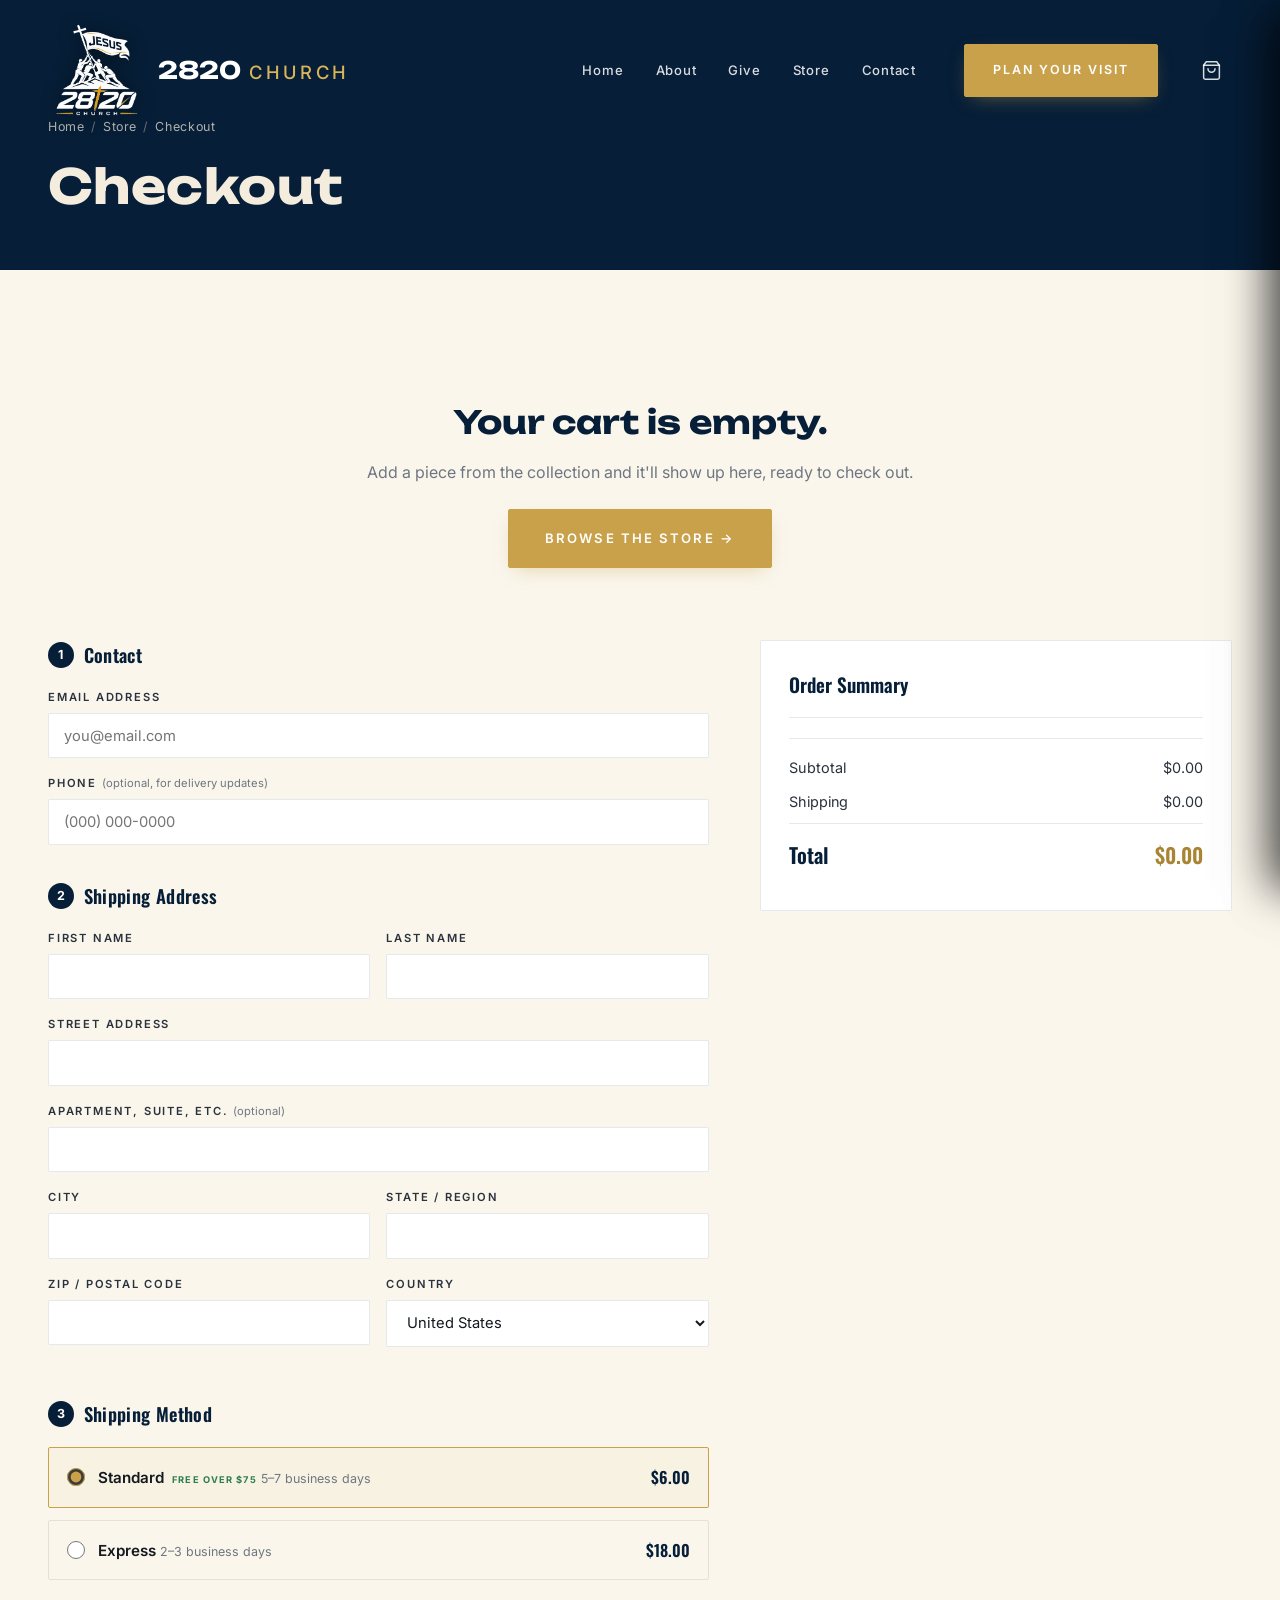
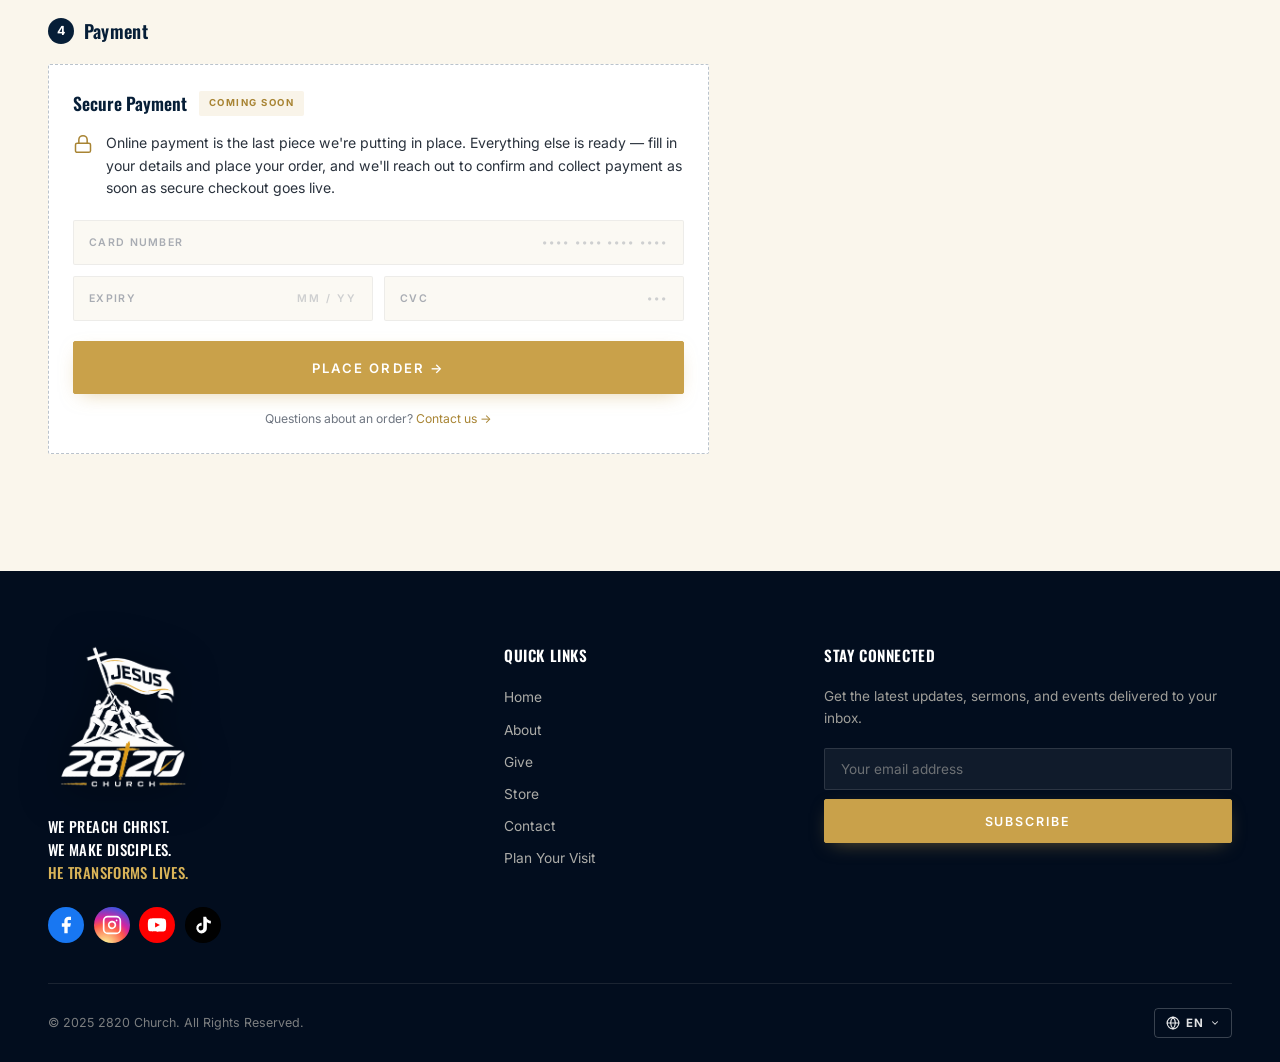
<file: checkout.html>
<!DOCTYPE html>
<html lang="en">
<head>
  <meta charset="UTF-8" />
  <meta name="viewport" content="width=device-width, initial-scale=1.0" />
  <title>Checkout — 2820 Church</title>
  <meta name="description" content="Review your order and check out — 2820 Church store." />
  <meta name="robots" content="noindex" />
  <link rel="icon" href="favicon.ico" sizes="any" />
  <link rel="icon" type="image/png" sizes="96x96" href="assets/favicon-96.png" />
  <link rel="icon" type="image/png" sizes="32x32" href="assets/favicon-32.png" />
  <link rel="icon" type="image/png" sizes="16x16" href="assets/favicon-16.png" />
  <link rel="apple-touch-icon" href="assets/apple-touch-icon.png" />
  <link rel="preconnect" href="https://fonts.googleapis.com" />
  <link rel="preconnect" href="https://fonts.gstatic.com" crossorigin />
  <link href="https://fonts.googleapis.com/css2?family=Oswald:wght@400;500;600;700&family=Inter:wght@300;400;500;600;700&family=Cormorant+Garamond:ital,wght@1,500&family=Unbounded:wght@500;600;700;800&display=swap" rel="stylesheet" />
  <link rel="stylesheet" href="css/styles.css" />
</head>
<body>

  <header class="site-header" id="site-header">
    <div class="site-header__inner">
      <div class="site-header__brand">
        <a href="index.html" class="site-header__home-link" aria-label="2820 Church — Home">
          <img src="assets/2820-logo.png" alt="" class="site-header__logo" onerror="this.style.display='none'" />
        </a>
        <span class="site-header__wordmark" aria-hidden="true">
          <span class="site-header__wordmark-num">2820</span>
          <span class="site-header__wordmark-sub">Church</span>
        </span>
      </div>

      <nav class="site-header__nav" aria-label="Main navigation">
        <a href="index.html" class="nav-link">Home</a>
        <a href="about.html" class="nav-link">About</a>
        <a href="give.html" class="nav-link">Give</a>
        <a href="store.html" class="nav-link is-active">Store</a>
        <a href="contact.html" class="nav-link">Contact</a>
      </nav>

      <a href="contact.html" class="btn btn--primary site-header__cta">Plan Your Visit</a>

      <button class="site-header__burger" id="burger" aria-label="Toggle menu" aria-expanded="false">
        <span></span><span></span><span></span>
      </button>
    </div>

    <div class="site-mobile-nav" id="mobile-nav" aria-hidden="true">
      <a href="index.html" class="m-link">Home</a>
      <a href="about.html" class="m-link">About</a>
      <a href="give.html" class="m-link">Give</a>
      <a href="store.html" class="m-link">Store</a>
      <a href="contact.html" class="m-link">Contact</a>
      <a href="contact.html" class="btn btn--primary m-cta">Plan Your Visit</a>
      <!-- Language Selection -->
      <div class="m-lang-row">
        <span class="m-lang-label">Language</span>
        <div class="m-lang-btns">
          <button class="m-lang-btn" data-lang="en">🇺🇸 EN</button>
          <button class="m-lang-btn" data-lang="es">🇪🇸 ES</button>
          <button class="m-lang-btn" data-lang="fr">🇫🇷 FR</button>
          <button class="m-lang-btn" data-lang="ht">🇭🇹 HT</button>
        </div>
      </div>
    </div>
  </header>

  <main id="top">

    <section class="checkout-top">
      <div class="checkout-top__inner">
        <p class="checkout-top__crumb">
          <a href="index.html">Home</a><span>/</span><a href="store.html">Store</a><span>/</span>Checkout
        </p>
        <h1 class="checkout-top__title">Checkout</h1>
      </div>
    </section>

    <section class="checkout" data-checkout>
      <div class="checkout__inner">

        <!-- EMPTY STATE -->
        <div class="checkout__empty" data-checkout-empty hidden>
          <p class="checkout__empty-title">Your cart is empty.</p>
          <p class="checkout__empty-sub">Add a piece from the collection and it'll show up here, ready to check out.</p>
          <a href="store.html" class="btn btn--primary btn--lg">Browse the Store →</a>
        </div>

        <!-- CHECKOUT GRID -->
        <div class="checkout__grid">

          <!-- LEFT: details -->
          <div class="checkout__main">
            <form data-checkout-form>

              <!-- Contact -->
              <div class="checkout__block">
                <h2 class="checkout__block-title"><span class="checkout__step">1</span> Contact</h2>
                <div class="field field--full">
                  <label for="co-email">Email address</label>
                  <input id="co-email" name="email" type="email" autocomplete="email" placeholder="you@email.com" required />
                </div>
                <div class="field field--full">
                  <label for="co-phone">Phone <span style="text-transform:none;letter-spacing:0;font-weight:400;color:var(--muted);">(optional, for delivery updates)</span></label>
                  <input id="co-phone" name="phone" type="tel" autocomplete="tel" placeholder="(000) 000-0000" />
                </div>
              </div>

              <!-- Shipping -->
              <div class="checkout__block">
                <h2 class="checkout__block-title"><span class="checkout__step">2</span> Shipping Address</h2>
                <div class="field-row">
                  <div class="field">
                    <label for="co-first">First name</label>
                    <input id="co-first" name="firstName" type="text" autocomplete="given-name" required />
                  </div>
                  <div class="field">
                    <label for="co-last">Last name</label>
                    <input id="co-last" name="lastName" type="text" autocomplete="family-name" required />
                  </div>
                </div>
                <div class="field field--full">
                  <label for="co-addr">Street address</label>
                  <input id="co-addr" name="address" type="text" autocomplete="address-line1" required />
                </div>
                <div class="field field--full">
                  <label for="co-addr2">Apartment, suite, etc. <span style="text-transform:none;letter-spacing:0;font-weight:400;color:var(--muted);">(optional)</span></label>
                  <input id="co-addr2" name="address2" type="text" autocomplete="address-line2" />
                </div>
                <div class="field-row">
                  <div class="field">
                    <label for="co-city">City</label>
                    <input id="co-city" name="city" type="text" autocomplete="address-level2" required />
                  </div>
                  <div class="field">
                    <label for="co-state">State / Region</label>
                    <input id="co-state" name="state" type="text" autocomplete="address-level1" required />
                  </div>
                </div>
                <div class="field-row">
                  <div class="field">
                    <label for="co-zip">ZIP / Postal code</label>
                    <input id="co-zip" name="zip" type="text" autocomplete="postal-code" required />
                  </div>
                  <div class="field">
                    <label for="co-country">Country</label>
                    <select id="co-country" name="country" autocomplete="country-name">
                      <option value="United States" selected>United States</option>
                      <option value="Canada">Canada</option>
                      <option value="United Kingdom">United Kingdom</option>
                      <option value="Other">Other</option>
                    </select>
                  </div>
                </div>
              </div>

              <!-- Shipping method -->
              <div class="checkout__block">
                <h2 class="checkout__block-title"><span class="checkout__step">3</span> Shipping Method</h2>
                <label class="ship-opt">
                  <input type="radio" name="ship-method" value="standard" checked />
                  <span class="ship-opt__main">
                    <span class="ship-opt__name">Standard<span class="ship-free-tag" data-free-ship-tag hidden>Free over $75</span></span>
                    <span class="ship-opt__desc">5–7 business days</span>
                  </span>
                  <span class="ship-opt__price">$6.00</span>
                </label>
                <label class="ship-opt">
                  <input type="radio" name="ship-method" value="express" />
                  <span class="ship-opt__main">
                    <span class="ship-opt__name">Express</span>
                    <span class="ship-opt__desc">2–3 business days</span>
                  </span>
                  <span class="ship-opt__price">$18.00</span>
                </label>
              </div>

              <!-- Payment -->
              <div class="checkout__block">
                <h2 class="checkout__block-title"><span class="checkout__step">4</span> Payment</h2>
                <div class="checkout__pay">
                  <div class="checkout__pay-head">
                    <h3>Secure Payment</h3>
                    <span class="pay-soon">Coming Soon</span>
                  </div>
                  <div class="checkout__pay-body">
                    <svg viewBox="0 0 24 24" width="20" height="20" fill="none" stroke="currentColor" stroke-width="1.8" stroke-linecap="round" stroke-linejoin="round"><rect x="3" y="11" width="18" height="11" rx="2"/><path d="M7 11V7a5 5 0 0 1 10 0v4"/></svg>
                    <p>Online payment is the last piece we're putting in place. Everything else is ready — fill in your details and place your order, and we'll reach out to confirm and collect payment as soon as secure checkout goes live.</p>
                  </div>
                  <div class="checkout__pay-fields" aria-hidden="true">
                    <div class="pay-fauxinput">Card number<span>•••• •••• •••• ••••</span></div>
                    <div class="pay-fauxrow">
                      <div class="pay-fauxinput">Expiry<span>MM / YY</span></div>
                      <div class="pay-fauxinput">CVC<span>•••</span></div>
                    </div>
                  </div>
                  <button type="submit" class="btn btn--primary btn--lg checkout__place">Place Order →</button>
                  <div class="pay-msg" data-pay-msg hidden>
                    <strong>Thanks — your details look good.</strong> Secure card payment isn't live just yet, so this order isn't final.
                    We've noted what you'd like, and the fastest way to lock it in is to email
                    <a href="mailto:info@2820church.org">info@2820church.org</a> or
                    <a href="contact.html">get on the notify list</a> — we'll confirm availability and complete your order the moment checkout opens.
                  </div>
                  <p class="pay-fineprint">Questions about an order? <a href="contact.html">Contact us →</a></p>
                </div>
              </div>

            </form>
          </div>

          <!-- RIGHT: order summary -->
          <aside class="checkout__summary" aria-label="Order summary">
            <h2 class="checkout__summary-title">Order Summary</h2>
            <div data-checkout-lines></div>
            <div class="checkout__totals">
              <div class="summary-line"><span>Subtotal</span><span data-checkout-subtotal>$0.00</span></div>
              <div class="summary-line"><span>Shipping</span><span data-checkout-shipping>$0.00</span></div>
              <div class="summary-line summary-line--total"><span>Total</span><span data-checkout-total>$0.00</span></div>
            </div>
          </aside>

        </div>
      </div>
    </section>

  </main>

  <footer class="site-footer" aria-label="Site footer">
    <div class="site-footer__main">
      <div class="site-footer__brand reveal">
        <div class="site-footer__brand-row">
          <a href="index.html" class="site-footer__home-link" aria-label="2820 Church — Home">
            <img src="assets/2820-logo.png" alt="2820 Church" class="site-footer__logo" onerror="this.style.display='none'" />
          </a>
        </div>
        <p class="site-footer__tagline">
          We preach Christ.<br>
          We make disciples.<br>
          <span class="site-footer__tagline-accent">He transforms lives.</span>
        </p>
        <div class="site-footer__social" aria-label="Social media">
          <a href="https://www.facebook.com/2820church" target="_blank" rel="noopener noreferrer" aria-label="Facebook"><svg width="14" height="14" viewBox="0 0 24 24" fill="currentColor"><path d="M18 2h-3a5 5 0 0 0-5 5v3H7v4h3v8h4v-8h3l1-4h-4V7a1 1 0 0 1 1-1h3z"/></svg></a>
          <a href="https://www.instagram.com/2820church" target="_blank" rel="noopener noreferrer" aria-label="Instagram"><svg width="14" height="14" viewBox="0 0 24 24" fill="none" stroke="currentColor" stroke-width="2" stroke-linecap="round" stroke-linejoin="round"><rect x="2" y="2" width="20" height="20" rx="5"/><path d="M16 11.37A4 4 0 1 1 12.63 8 4 4 0 0 1 16 11.37z"/><line x1="17.5" y1="6.5" x2="17.51" y2="6.5"/></svg></a>
          <a href="https://www.youtube.com/@2820Church" target="_blank" rel="noopener noreferrer" aria-label="YouTube"><svg width="14" height="14" viewBox="0 0 24 24" fill="currentColor"><path d="M22.54 6.42a2.78 2.78 0 0 0-1.95-1.96C18.88 4 12 4 12 4s-6.88 0-8.59.46a2.78 2.78 0 0 0-1.95 1.96A29 29 0 0 0 1 12a29 29 0 0 0 .46 5.58A2.78 2.78 0 0 0 3.41 19.6C5.12 20 12 20 12 20s6.88 0 8.59-.46a2.78 2.78 0 0 0 1.95-1.95A29 29 0 0 0 23 12a29 29 0 0 0-.46-5.58zM9.75 15.02V8.98L15.5 12l-5.75 3.02z"/></svg></a>
          <a href="https://www.tiktok.com/@2820church" target="_blank" rel="noopener noreferrer" aria-label="TikTok"><svg width="14" height="14" viewBox="0 0 24 24" fill="currentColor"><path d="M19.59 6.69a4.83 4.83 0 0 1-3.77-4.25V2h-3.45v13.67a2.89 2.89 0 0 1-5.2 1.74 2.89 2.89 0 0 1 2.31-4.64 2.93 2.93 0 0 1 .88.13V9.4a6.84 6.84 0 0 0-1-.05A6.33 6.33 0 0 0 5.8 20.1a6.34 6.34 0 0 0 10.86-4.43V8.65a8.16 8.16 0 0 0 4.77 1.52v-3.4a4.85 4.85 0 0 1-1.84-.08z"/></svg></a>
        </div>
      </div>

      <div class="site-footer__col reveal reveal--d1">
        <p class="site-footer__col-title">Quick Links</p>
        <ul>
          <li><a href="index.html">Home</a></li>
          <li><a href="about.html">About</a></li>
          <li><a href="give.html">Give</a></li>
          <li><a href="store.html">Store</a></li>
          <li><a href="contact.html">Contact</a></li>
          <li><a href="contact.html">Plan Your Visit</a></li>
        </ul>
      </div>

      <div class="site-footer__col site-footer__newsletter reveal reveal--d3">
        <p class="site-footer__col-title">Stay Connected</p>
        <p class="site-footer__newsletter-body">
          Get the latest updates, sermons, and events delivered to your inbox.
        </p>
        <form class="site-footer__form" name="newsletter" method="POST" data-netlify="true" netlify-honeypot="bot-field">
          <input type="hidden" name="form-name" value="newsletter" />
          <p hidden aria-hidden="true" style="display:none;"><label>Leave empty: <input name="bot-field" tabindex="-1" autocomplete="off" /></label></p>
          <label for="footer-email" class="visually-hidden">Email address</label>
          <input id="footer-email" name="email" type="email" required placeholder="Your email address" />
          <button type="submit" class="btn btn--primary">Subscribe</button>
          <p class="subscribed" style="display:none; margin-top:0.75rem; color: var(--soft-gold); font-size:0.8rem;">Thanks — you're subscribed.</p>
        </form>
      </div>
    </div>

    <div class="site-footer__bottom">
      <p>© 2025 2820 Church. All Rights Reserved.</p>
      <!-- Language Picker (Footer) -->
      <div class="lang-picker lang-picker--footer">
        <button class="lang-picker__btn" aria-label="Select language" aria-expanded="false">
          <svg viewBox="0 0 24 24" width="14" height="14" fill="none" stroke="currentColor" stroke-width="2" stroke-linecap="round" stroke-linejoin="round" aria-hidden="true"><circle cx="12" cy="12" r="10"/><line x1="2" y1="12" x2="22" y2="12"/><path d="M12 2a15.3 15.3 0 0 1 4 10 15.3 15.3 0 0 1-4 10 15.3 15.3 0 0 1-4-10 15.3 15.3 0 0 1 4-10z"/></svg>
          <span class="lang-picker__current">EN</span>
          <svg class="lang-picker__chevron" viewBox="0 0 24 24" width="10" height="10" fill="none" stroke="currentColor" stroke-width="2.5" stroke-linecap="round" stroke-linejoin="round" aria-hidden="true"><polyline points="6 9 12 15 18 9"/></svg>
        </button>
        <ul class="lang-picker__menu" role="listbox" aria-label="Select language">
          <li><button data-lang="en" role="option">🇺🇸 English</button></li>
          <li><button data-lang="es" role="option">🇪🇸 Español</button></li>
          <li><button data-lang="fr" role="option">🇫🇷 Français</button></li>
          <li><button data-lang="ht" role="option">🇭🇹 Kreyòl Ayisyen</button></li>
        </ul>
      </div>
    </div>
  </footer>

  <!-- Google Translate (hidden element) -->
  <div id="google_translate_element" style="display:none" aria-hidden="true"></div>
  <script src="js/translate.js"></script>
  <script src="https://translate.google.com/translate_a/element.js?cb=googleTranslateElementInit" async></script>
  <script src="js/main.js" defer></script>
  <script src="js/cart.js" defer></script>
</body>
</html>
</file>
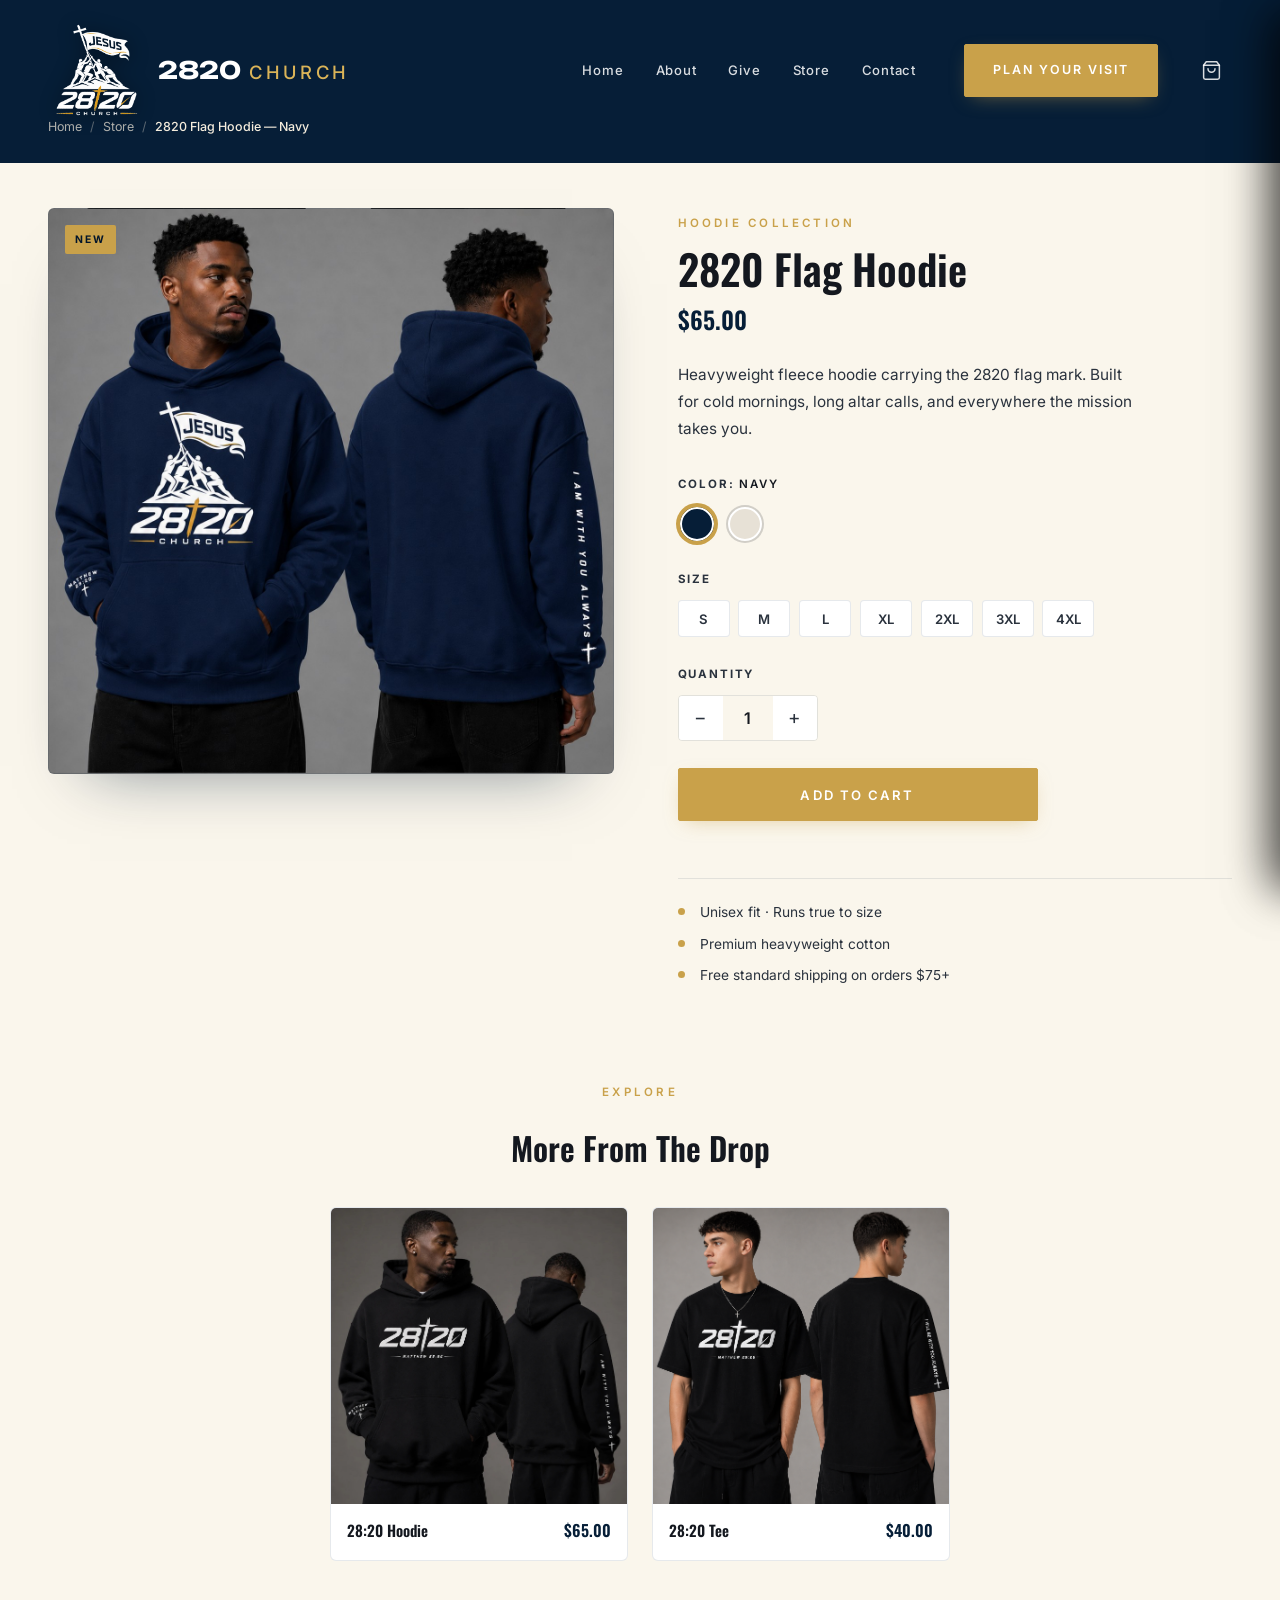
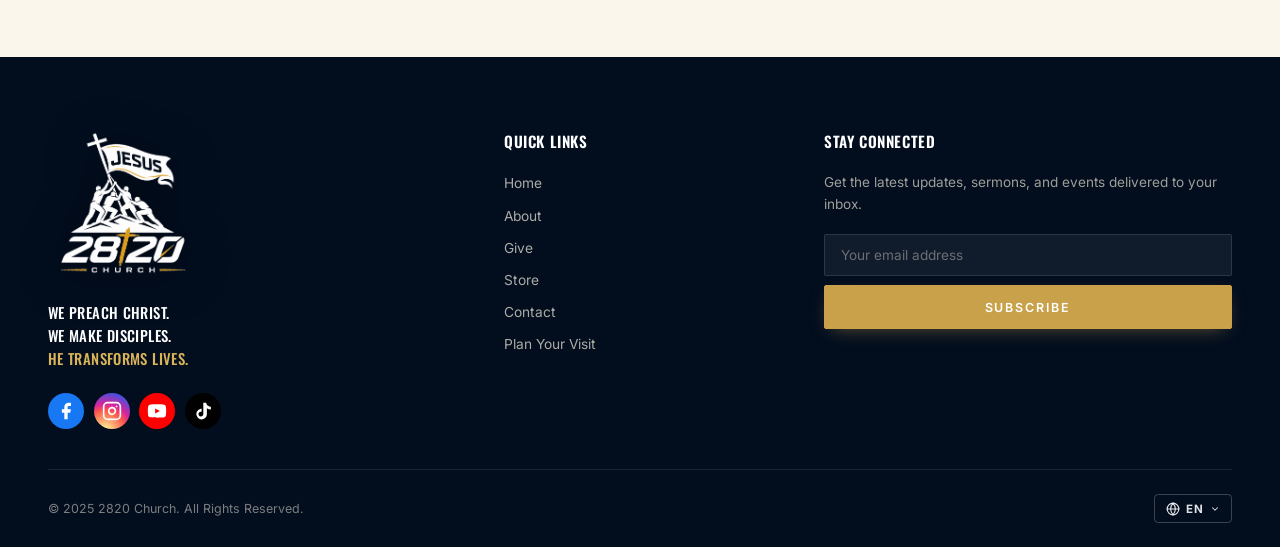
<file: product.html>
<!DOCTYPE html>
<html lang="en">
<head>
  <meta charset="UTF-8" />
  <meta name="viewport" content="width=device-width, initial-scale=1.0" />
  <title>Shop — 2820 Church</title>
  <meta name="description" content="Choose your color and size. Premium 2820 Church apparel — every purchase fuels the mission." />
  <link rel="icon" href="favicon.ico" sizes="any" />
  <link rel="icon" type="image/png" sizes="96x96" href="assets/favicon-96.png" />
  <link rel="icon" type="image/png" sizes="32x32" href="assets/favicon-32.png" />
  <link rel="icon" type="image/png" sizes="16x16" href="assets/favicon-16.png" />
  <link rel="apple-touch-icon" href="assets/apple-touch-icon.png" />
  <link rel="preconnect" href="https://fonts.googleapis.com" />
  <link rel="preconnect" href="https://fonts.gstatic.com" crossorigin />
  <link href="https://fonts.googleapis.com/css2?family=Oswald:wght@400;500;600;700&family=Inter:wght@300;400;500;600;700&family=Cormorant+Garamond:ital,wght@1,500&family=Unbounded:wght@500;600;700;800&display=swap" rel="stylesheet" />
  <link rel="stylesheet" href="css/styles.css" />
</head>
<body>

  <header class="site-header" id="site-header">
    <div class="site-header__inner">
      <div class="site-header__brand">
        <a href="index.html" class="site-header__home-link" aria-label="2820 Church — Home">
          <img src="assets/2820-logo.png" alt="" class="site-header__logo" onerror="this.style.display='none'" />
        </a>
        <span class="site-header__wordmark" aria-hidden="true">
          <span class="site-header__wordmark-num">2820</span>
          <span class="site-header__wordmark-sub">Church</span>
        </span>
      </div>

      <nav class="site-header__nav" aria-label="Main navigation">
        <a href="index.html" class="nav-link">Home</a>
        <a href="about.html" class="nav-link">About</a>
        <a href="give.html" class="nav-link">Give</a>
        <a href="store.html" class="nav-link is-active">Store</a>
        <a href="contact.html" class="nav-link">Contact</a>
      </nav>

      <a href="contact.html" class="btn btn--primary site-header__cta">Plan Your Visit</a>

      <button class="site-header__burger" id="burger" aria-label="Toggle menu" aria-expanded="false">
        <span></span><span></span><span></span>
      </button>
    </div>

    <div class="site-mobile-nav" id="mobile-nav" aria-hidden="true">
      <a href="index.html" class="m-link">Home</a>
      <a href="about.html" class="m-link">About</a>
      <a href="give.html" class="m-link">Give</a>
      <a href="store.html" class="m-link">Store</a>
      <a href="contact.html" class="m-link">Contact</a>
      <a href="contact.html" class="btn btn--primary m-cta">Plan Your Visit</a>
      <!-- Language Selection -->
      <div class="m-lang-row">
        <span class="m-lang-label">Language</span>
        <div class="m-lang-btns">
          <button class="m-lang-btn" data-lang="en">🇺🇸 EN</button>
          <button class="m-lang-btn" data-lang="es">🇪🇸 ES</button>
          <button class="m-lang-btn" data-lang="fr">🇫🇷 FR</button>
          <button class="m-lang-btn" data-lang="ht">🇭🇹 HT</button>
        </div>
      </div>
    </div>
  </header>

  <main id="top">

    <section class="product-top">
      <div class="product-top__inner">
        <nav class="product-crumbs" aria-label="Breadcrumb">
          <a href="index.html">Home</a>
          <span class="product-crumbs__sep" aria-hidden="true">/</span>
          <a href="store.html">Store</a>
          <span class="product-crumbs__sep" aria-hidden="true">/</span>
          <span data-crumb>Product</span>
        </nav>
      </div>
    </section>

    <section class="product-detail" id="product-page" aria-label="Product detail">
      <div class="product-detail__inner">

        <div class="product-layout">

          <div class="product-gallery">
            <div class="product-gallery__main product-card__img" data-gallery>
              <span class="product-card__badge" data-badge hidden>New</span>
              <span class="product-card__ph" data-ph hidden>
                <span class="product-card__ph-mono">2820</span>
                <span class="product-card__ph-label">Photo coming soon</span>
              </span>
            </div>
          </div>

          <div class="product-info">
            <span class="section-label" data-collection>2820 Collection</span>
            <h1 class="product-info__name" data-name>&mdash;</h1>
            <p class="product-info__price" data-price>&mdash;</p>
            <p class="product-info__desc" data-desc>&mdash;</p>

            <div class="product-field" data-colors-wrap>
              <p class="product-info__label">Color: <span class="product-info__value" data-color-label>&mdash;</span></p>
              <div class="product-swatches" data-colors role="radiogroup" aria-label="Color"></div>
            </div>

            <div class="product-field">
              <p class="product-info__label">Size</p>
              <div class="product-sizes" data-sizes role="radiogroup" aria-label="Size"></div>
            </div>

            <div class="product-field">
              <p class="product-info__label">Quantity</p>
              <div class="product-qty">
                <button type="button" class="product-qty__btn" data-qty-dec aria-label="Decrease quantity">&minus;</button>
                <span class="product-qty__num" data-qty-num>1</span>
                <button type="button" class="product-qty__btn" data-qty-inc aria-label="Increase quantity">+</button>
              </div>
            </div>

            <div class="product-actions">
              <button type="button" class="btn btn--primary btn--lg product-actions__btn" data-add>Add to Cart</button>
              <p class="product-actions__msg" data-msg aria-live="polite"></p>
            </div>

            <ul class="product-meta">
              <li>Unisex fit &middot; Runs true to size</li>
              <li>Premium heavyweight cotton</li>
              <li>Free standard shipping on orders $75+</li>
            </ul>
          </div>
        </div>

        <div class="product-related" data-related-wrap>
          <div class="product-related__head">
            <p class="section-label section-label--center">Explore</p>
            <h2 class="product-related__title">More From The Drop</h2>
          </div>
          <div class="product-related__grid" data-related></div>
        </div>

      </div>
    </section>

  </main>

  <footer class="site-footer" aria-label="Site footer">
    <div class="site-footer__main">
      <div class="site-footer__brand reveal">
        <div class="site-footer__brand-row">
          <a href="index.html" class="site-footer__home-link" aria-label="2820 Church — Home">
            <img src="assets/2820-logo.png" alt="2820 Church" class="site-footer__logo" onerror="this.style.display='none'" />
          </a>
        </div>
        <p class="site-footer__tagline">
          We preach Christ.<br>
          We make disciples.<br>
          <span class="site-footer__tagline-accent">He transforms lives.</span>
        </p>
        <div class="site-footer__social" aria-label="Social media">
          <a href="https://www.facebook.com/2820church" target="_blank" rel="noopener noreferrer" aria-label="Facebook"><svg width="14" height="14" viewBox="0 0 24 24" fill="currentColor"><path d="M18 2h-3a5 5 0 0 0-5 5v3H7v4h3v8h4v-8h3l1-4h-4V7a1 1 0 0 1 1-1h3z"/></svg></a>
          <a href="https://www.instagram.com/2820church" target="_blank" rel="noopener noreferrer" aria-label="Instagram"><svg width="14" height="14" viewBox="0 0 24 24" fill="none" stroke="currentColor" stroke-width="2" stroke-linecap="round" stroke-linejoin="round"><rect x="2" y="2" width="20" height="20" rx="5"/><path d="M16 11.37A4 4 0 1 1 12.63 8 4 4 0 0 1 16 11.37z"/><line x1="17.5" y1="6.5" x2="17.51" y2="6.5"/></svg></a>
          <a href="https://www.youtube.com/@2820Church" target="_blank" rel="noopener noreferrer" aria-label="YouTube"><svg width="14" height="14" viewBox="0 0 24 24" fill="currentColor"><path d="M22.54 6.42a2.78 2.78 0 0 0-1.95-1.96C18.88 4 12 4 12 4s-6.88 0-8.59.46a2.78 2.78 0 0 0-1.95 1.96A29 29 0 0 0 1 12a29 29 0 0 0 .46 5.58A2.78 2.78 0 0 0 3.41 19.6C5.12 20 12 20 12 20s6.88 0 8.59-.46a2.78 2.78 0 0 0 1.95-1.95A29 29 0 0 0 23 12a29 29 0 0 0-.46-5.58zM9.75 15.02V8.98L15.5 12l-5.75 3.02z"/></svg></a>
          <a href="https://www.tiktok.com/@2820church" target="_blank" rel="noopener noreferrer" aria-label="TikTok"><svg width="14" height="14" viewBox="0 0 24 24" fill="currentColor"><path d="M19.59 6.69a4.83 4.83 0 0 1-3.77-4.25V2h-3.45v13.67a2.89 2.89 0 0 1-5.2 1.74 2.89 2.89 0 0 1 2.31-4.64 2.93 2.93 0 0 1 .88.13V9.4a6.84 6.84 0 0 0-1-.05A6.33 6.33 0 0 0 5.8 20.1a6.34 6.34 0 0 0 10.86-4.43V8.65a8.16 8.16 0 0 0 4.77 1.52v-3.4a4.85 4.85 0 0 1-1.84-.08z"/></svg></a>
        </div>
      </div>

      <div class="site-footer__col reveal reveal--d1">
        <p class="site-footer__col-title">Quick Links</p>
        <ul>
          <li><a href="index.html">Home</a></li>
          <li><a href="about.html">About</a></li>
          <li><a href="give.html">Give</a></li>
          <li><a href="store.html">Store</a></li>
          <li><a href="contact.html">Contact</a></li>
          <li><a href="contact.html">Plan Your Visit</a></li>
        </ul>
      </div>

      <div class="site-footer__col site-footer__newsletter reveal reveal--d3">
        <p class="site-footer__col-title">Stay Connected</p>
        <p class="site-footer__newsletter-body">
          Get the latest updates, sermons, and events delivered to your inbox.
        </p>
        <form class="site-footer__form" name="newsletter" method="POST" data-netlify="true" netlify-honeypot="bot-field">
          <input type="hidden" name="form-name" value="newsletter" />
          <p hidden aria-hidden="true" style="display:none;"><label>Leave empty: <input name="bot-field" tabindex="-1" autocomplete="off" /></label></p>
          <label for="footer-email" class="visually-hidden">Email address</label>
          <input id="footer-email" name="email" type="email" required placeholder="Your email address" />
          <button type="submit" class="btn btn--primary">Subscribe</button>
          <p class="subscribed" style="display:none; margin-top:0.75rem; color: var(--soft-gold); font-size:0.8rem;">Thanks — you're subscribed.</p>
        </form>
      </div>
    </div>

    <div class="site-footer__bottom">
      <p>© 2025 2820 Church. All Rights Reserved.</p>
      <!-- Language Picker (Footer) -->
      <div class="lang-picker lang-picker--footer">
        <button class="lang-picker__btn" aria-label="Select language" aria-expanded="false">
          <svg viewBox="0 0 24 24" width="14" height="14" fill="none" stroke="currentColor" stroke-width="2" stroke-linecap="round" stroke-linejoin="round" aria-hidden="true"><circle cx="12" cy="12" r="10"/><line x1="2" y1="12" x2="22" y2="12"/><path d="M12 2a15.3 15.3 0 0 1 4 10 15.3 15.3 0 0 1-4 10 15.3 15.3 0 0 1-4-10 15.3 15.3 0 0 1 4-10z"/></svg>
          <span class="lang-picker__current">EN</span>
          <svg class="lang-picker__chevron" viewBox="0 0 24 24" width="10" height="10" fill="none" stroke="currentColor" stroke-width="2.5" stroke-linecap="round" stroke-linejoin="round" aria-hidden="true"><polyline points="6 9 12 15 18 9"/></svg>
        </button>
        <ul class="lang-picker__menu" role="listbox" aria-label="Select language">
          <li><button data-lang="en" role="option">🇺🇸 English</button></li>
          <li><button data-lang="es" role="option">🇪🇸 Español</button></li>
          <li><button data-lang="fr" role="option">🇫🇷 Français</button></li>
          <li><button data-lang="ht" role="option">🇭🇹 Kreyòl Ayisyen</button></li>
        </ul>
      </div>
    </div>
  </footer>

  <!-- Google Translate (hidden element) -->
  <div id="google_translate_element" style="display:none" aria-hidden="true"></div>
  <script src="js/translate.js"></script>
  <script src="https://translate.google.com/translate_a/element.js?cb=googleTranslateElementInit" async></script>
  <script src="js/main.js" defer></script>
  <script src="js/cart.js" defer></script>
</body>
</html>
</file>
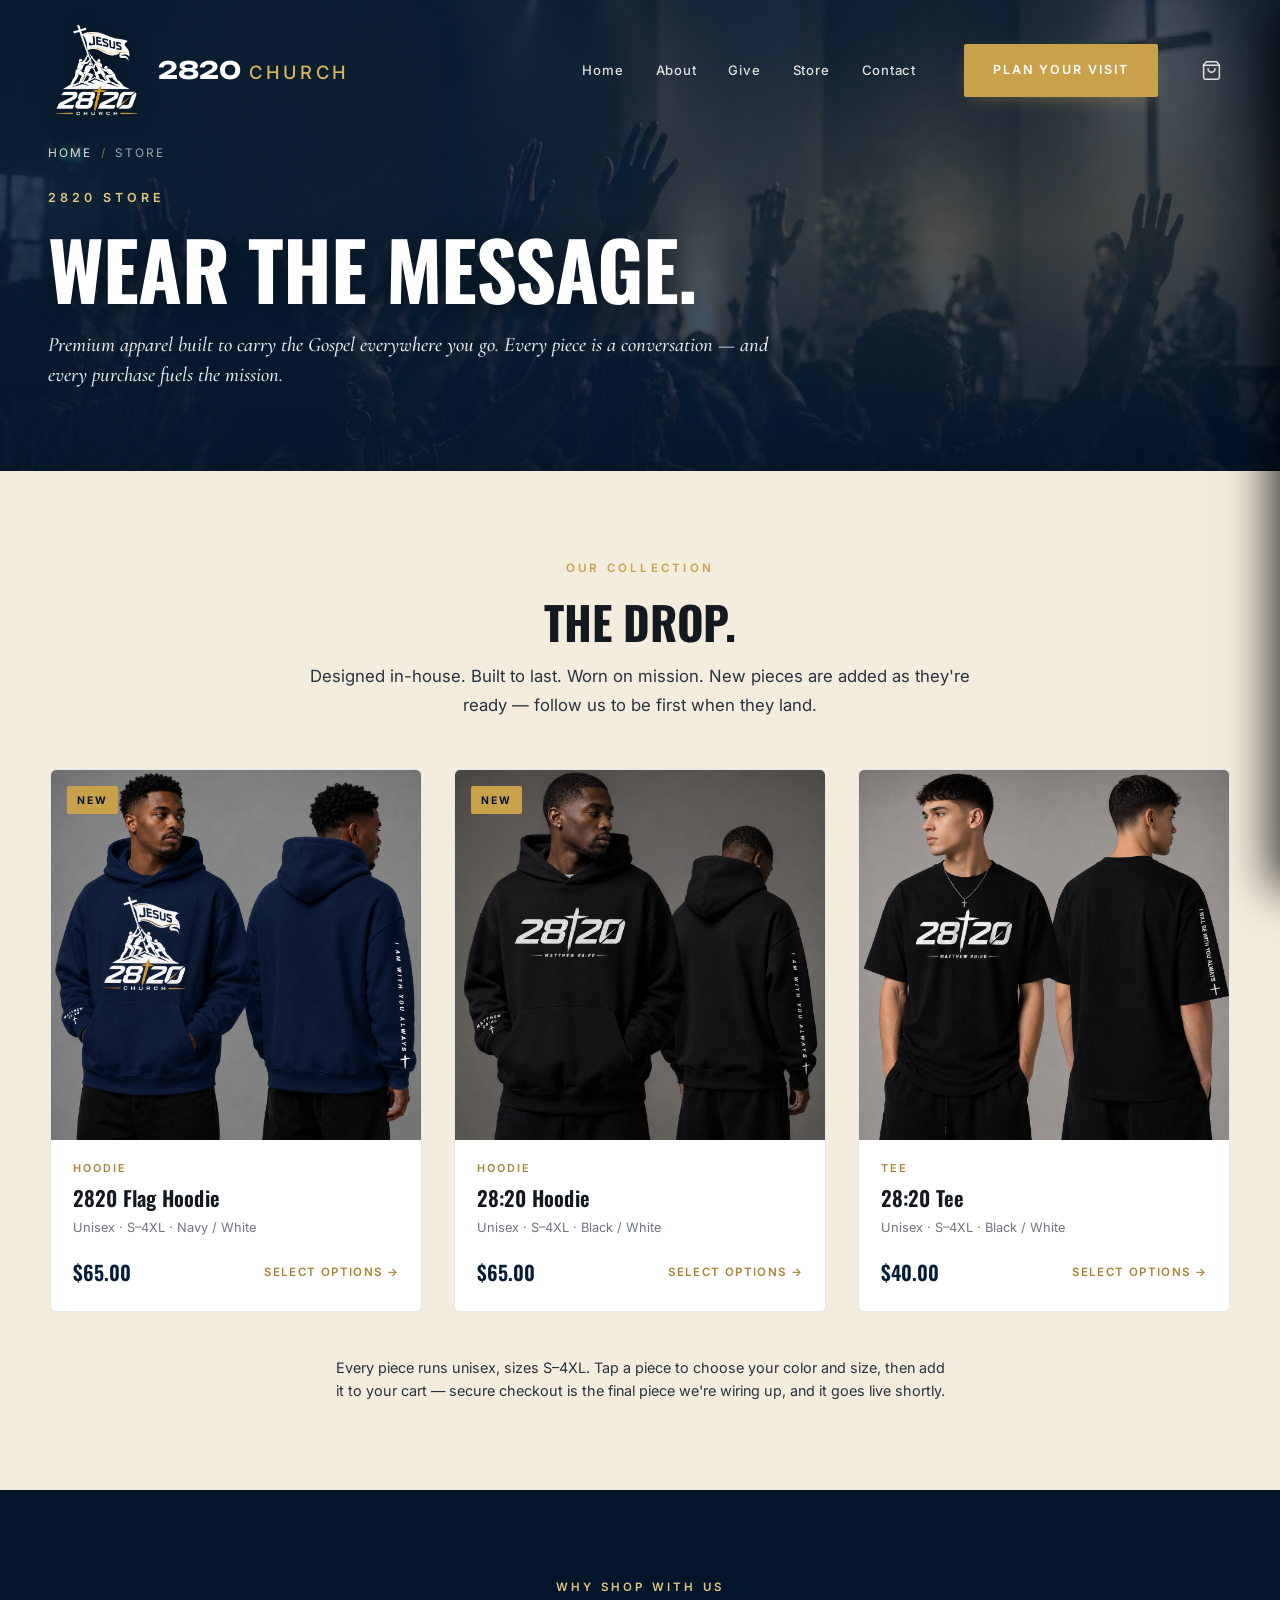
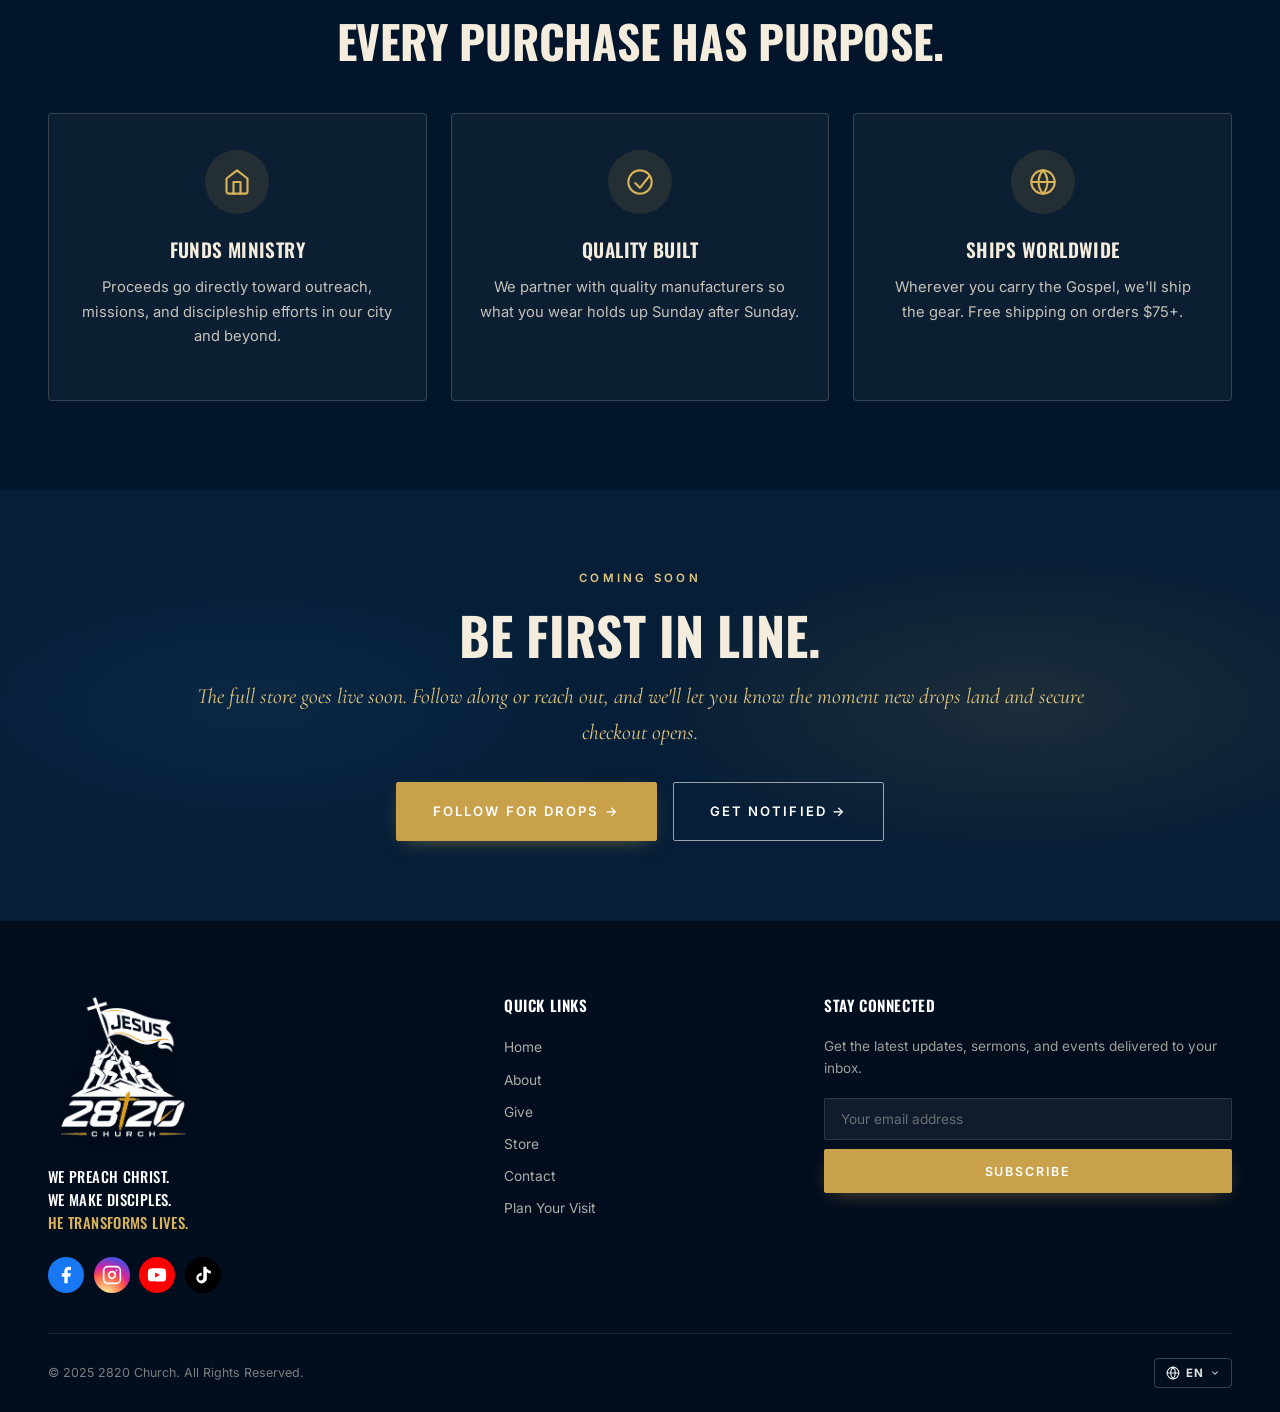
<file: store.html>
<!DOCTYPE html>
<html lang="en">
<head>
  <meta charset="UTF-8" />
  <meta name="viewport" content="width=device-width, initial-scale=1.0" />
  <title>Store — 2820 Church</title>
  <meta name="description" content="Apparel, books, and resources from 2820 Church. Wear the message, share the message, live the message." />
  <link rel="icon" href="favicon.ico" sizes="any" />
  <link rel="icon" type="image/png" sizes="96x96" href="assets/favicon-96.png" />
  <link rel="icon" type="image/png" sizes="32x32" href="assets/favicon-32.png" />
  <link rel="icon" type="image/png" sizes="16x16" href="assets/favicon-16.png" />
  <link rel="apple-touch-icon" href="assets/apple-touch-icon.png" />
  <link rel="preconnect" href="https://fonts.googleapis.com" />
  <link rel="preconnect" href="https://fonts.gstatic.com" crossorigin />
  <link href="https://fonts.googleapis.com/css2?family=Oswald:wght@400;500;600;700&family=Inter:wght@300;400;500;600;700&family=Cormorant+Garamond:ital,wght@1,500&family=Unbounded:wght@500;600;700;800&display=swap" rel="stylesheet" />
  <link rel="stylesheet" href="css/styles.css" />
</head>
<body>

  <header class="site-header" id="site-header">
    <div class="site-header__inner">
      <div class="site-header__brand">
        <a href="index.html" class="site-header__home-link" aria-label="2820 Church — Home">
          <img src="assets/2820-logo.png" alt="" class="site-header__logo" onerror="this.style.display='none'" />
        </a>
        <span class="site-header__wordmark" aria-hidden="true">
          <span class="site-header__wordmark-num">2820</span>
          <span class="site-header__wordmark-sub">Church</span>
        </span>
      </div>

      <nav class="site-header__nav" aria-label="Main navigation">
        <a href="index.html" class="nav-link">Home</a>
        <a href="about.html" class="nav-link">About</a>
        <a href="give.html" class="nav-link">Give</a>
        <a href="store.html" class="nav-link is-active">Store</a>
        <a href="contact.html" class="nav-link">Contact</a>
      </nav>

      <a href="contact.html" class="btn btn--primary site-header__cta">Plan Your Visit</a>

      <button class="site-header__burger" id="burger" aria-label="Toggle menu" aria-expanded="false">
        <span></span><span></span><span></span>
      </button>
    </div>

    <div class="site-mobile-nav" id="mobile-nav" aria-hidden="true">
      <a href="index.html" class="m-link">Home</a>
      <a href="about.html" class="m-link">About</a>
      <a href="give.html" class="m-link">Give</a>
      <a href="store.html" class="m-link">Store</a>
      <a href="contact.html" class="m-link">Contact</a>
      <a href="contact.html" class="btn btn--primary m-cta">Plan Your Visit</a>
      <!-- Language Selection -->
      <div class="m-lang-row">
        <span class="m-lang-label">Language</span>
        <div class="m-lang-btns">
          <button class="m-lang-btn" data-lang="en">🇺🇸 EN</button>
          <button class="m-lang-btn" data-lang="es">🇪🇸 ES</button>
          <button class="m-lang-btn" data-lang="fr">🇫🇷 FR</button>
          <button class="m-lang-btn" data-lang="ht">🇭🇹 HT</button>
        </div>
      </div>
    </div>
  </header>

  <main id="top">

    <section class="page-hero" aria-label="Store">
      <div class="page-hero__bg" style="background-image: url('assets/hero-worship.jpg')"></div>
      <div class="page-hero__overlay"></div>
      <div class="page-hero__inner">
        <p class="page-hero__crumb">
          <a href="index.html">Home</a>
          <span class="page-hero__crumb-sep">/</span>
          <span>Store</span>
        </p>
        <p class="page-hero__label">2820 Store</p>
        <h1 class="page-hero__title">Wear The Message.</h1>
        <p class="page-hero__sub">
          Premium apparel built to carry the Gospel everywhere you go. Every piece is a
          conversation — and every purchase fuels the mission.
        </p>
      </div>
    </section>

    <!-- PRODUCTS -->
    <section class="page-section page-section--cream">
      <div class="page-section__inner">
        <div class="page-section__head">
          <p class="section-label section-label--center">Our Collection</p>
          <h2 class="page-section__title">The Drop.</h2>
          <p class="page-section__lede">
            Designed in-house. Built to last. Worn on mission. New pieces are added as
            they're ready — follow us to be first when they land.
          </p>
        </div>

        <div class="store-grid">
          <a href="product.html#hoodie-navy" class="store-card reveal" aria-label="2820 Flag Hoodie — choose color and size">
            <div class="store-card__img product-card__img" data-img="assets/merch-2820-hoodie-navy.jpg" style="background-color: var(--navy-deep); background-image: url('assets/merch-2820-hoodie-navy.jpg')">
              <span class="product-card__badge">New</span>
              <span class="product-card__ph">
                <span class="product-card__ph-mono">2820</span>
                <span class="product-card__ph-label">Photo coming soon</span>
              </span>
            </div>
            <div class="store-card__body">
              <p class="store-card__cat">Hoodie</p>
              <h3 class="store-card__title">2820 Flag Hoodie</h3>
              <p class="store-card__meta">Unisex &middot; S&ndash;4XL &middot; Navy / White</p>
              <div class="store-card__foot">
                <span class="store-card__price">$65.00</span>
                <span class="store-card__cta">Select options &rarr;</span>
              </div>
            </div>
          </a>

          <a href="product.html#classic-hoodie-black" class="store-card reveal reveal--d1" aria-label="28:20 Hoodie — choose color and size">
            <div class="store-card__img product-card__img" data-img="assets/merch-2820-classic-hoodie-black.jpg" style="background-color: #14181F; background-image: url('assets/merch-2820-classic-hoodie-black.jpg')">
              <span class="product-card__badge">New</span>
              <span class="product-card__ph">
                <span class="product-card__ph-mono">2820</span>
                <span class="product-card__ph-label">Photo coming soon</span>
              </span>
            </div>
            <div class="store-card__body">
              <p class="store-card__cat">Hoodie</p>
              <h3 class="store-card__title">28:20 Hoodie</h3>
              <p class="store-card__meta">Unisex &middot; S&ndash;4XL &middot; Black / White</p>
              <div class="store-card__foot">
                <span class="store-card__price">$65.00</span>
                <span class="store-card__cta">Select options &rarr;</span>
              </div>
            </div>
          </a>

          <a href="product.html#tee-black" class="store-card reveal reveal--d2" aria-label="28:20 Tee — choose color and size">
            <div class="store-card__img product-card__img" data-img="assets/merch-2820-tee-black.jpg" style="background-color: #14181F; background-image: url('assets/merch-2820-tee-black.jpg')">
              <span class="product-card__ph">
                <span class="product-card__ph-mono">2820</span>
                <span class="product-card__ph-label">Photo coming soon</span>
              </span>
            </div>
            <div class="store-card__body">
              <p class="store-card__cat">Tee</p>
              <h3 class="store-card__title">28:20 Tee</h3>
              <p class="store-card__meta">Unisex &middot; S&ndash;4XL &middot; Black / White</p>
              <div class="store-card__foot">
                <span class="store-card__price">$40.00</span>
                <span class="store-card__cta">Select options &rarr;</span>
              </div>
            </div>
          </a>
        </div>

        <p class="store-note">
          Every piece runs unisex, sizes S–4XL. Tap a piece to choose your color and size,
          then add it to your cart — secure checkout is the final piece we're wiring up,
          and it goes live shortly.
        </p>
      </div>
    </section>

    <!-- INFO STRIP -->
    <section class="page-section page-section--navy-dark">
      <div class="page-section__inner">
        <div class="page-section__head">
          <p class="section-label section-label--center section-label--light">Why Shop With Us</p>
          <h2 class="page-section__title section-headline--light">Every Purchase Has Purpose.</h2>
        </div>

        <div class="give-ways">
          <div class="give-way">
            <div class="give-way__icon">
              <svg viewBox="0 0 24 24" width="28" height="28" fill="none" stroke="currentColor" stroke-width="1.8" stroke-linecap="round" stroke-linejoin="round"><path d="M3 9l9-7 9 7v11a2 2 0 0 1-2 2H5a2 2 0 0 1-2-2z"/><polyline points="9 22 9 12 15 12 15 22"/></svg>
            </div>
            <h3 class="give-way__title">Funds Ministry</h3>
            <p class="give-way__detail">Proceeds go directly toward outreach, missions, and discipleship efforts in our city and beyond.</p>
          </div>
          <div class="give-way">
            <div class="give-way__icon">
              <svg viewBox="0 0 24 24" width="28" height="28" fill="none" stroke="currentColor" stroke-width="1.8" stroke-linecap="round" stroke-linejoin="round"><path d="M20 7l-8 10-4-4"/><path d="M22 12a10 10 0 1 1-20 0 10 10 0 0 1 20 0z"/></svg>
            </div>
            <h3 class="give-way__title">Quality Built</h3>
            <p class="give-way__detail">We partner with quality manufacturers so what you wear holds up Sunday after Sunday.</p>
          </div>
          <div class="give-way">
            <div class="give-way__icon">
              <svg viewBox="0 0 24 24" width="28" height="28" fill="none" stroke="currentColor" stroke-width="1.8" stroke-linecap="round" stroke-linejoin="round"><circle cx="12" cy="12" r="10"/><path d="M2 12h20"/><path d="M12 2a15 15 0 0 1 0 20"/><path d="M12 2a15 15 0 0 0 0 20"/></svg>
            </div>
            <h3 class="give-way__title">Ships Worldwide</h3>
            <p class="give-way__detail">Wherever you carry the Gospel, we'll ship the gear. Free shipping on orders $75+.</p>
          </div>
        </div>
      </div>
    </section>

    <section class="cta-banner" aria-label="Get notified">
      <div class="cta-banner__bg" aria-hidden="true"></div>
      <div class="cta-banner__inner">
        <p class="section-label section-label--center section-label--light reveal">Coming Soon</p>
        <h2 class="cta-banner__title reveal reveal--d1">Be First In Line.</h2>
        <p class="cta-banner__sub reveal reveal--d2">
          The full store goes live soon. Follow along or reach out, and we'll let you know
          the moment new drops land and secure checkout opens.
        </p>
        <div class="cta-banner__actions reveal reveal--d3">
          <a href="https://www.youtube.com/@2820Church" target="_blank" rel="noopener noreferrer" class="btn btn--primary btn--lg">Follow For Drops →</a>
          <a href="contact.html" class="btn btn--outline btn--lg">Get Notified →</a>
        </div>
      </div>
    </section>

  </main>

  <footer class="site-footer" aria-label="Site footer">
    <div class="site-footer__main">
      <div class="site-footer__brand reveal">
        <div class="site-footer__brand-row">
          <a href="index.html" class="site-footer__home-link" aria-label="2820 Church — Home">
            <img src="assets/2820-logo.png" alt="2820 Church" class="site-footer__logo" onerror="this.style.display='none'" />
          </a>
        </div>
        <p class="site-footer__tagline">
          We preach Christ.<br>
          We make disciples.<br>
          <span class="site-footer__tagline-accent">He transforms lives.</span>
        </p>
        <div class="site-footer__social" aria-label="Social media">
          <a href="https://www.facebook.com/2820church" target="_blank" rel="noopener noreferrer" aria-label="Facebook"><svg width="14" height="14" viewBox="0 0 24 24" fill="currentColor"><path d="M18 2h-3a5 5 0 0 0-5 5v3H7v4h3v8h4v-8h3l1-4h-4V7a1 1 0 0 1 1-1h3z"/></svg></a>
          <a href="https://www.instagram.com/2820church" target="_blank" rel="noopener noreferrer" aria-label="Instagram"><svg width="14" height="14" viewBox="0 0 24 24" fill="none" stroke="currentColor" stroke-width="2" stroke-linecap="round" stroke-linejoin="round"><rect x="2" y="2" width="20" height="20" rx="5"/><path d="M16 11.37A4 4 0 1 1 12.63 8 4 4 0 0 1 16 11.37z"/><line x1="17.5" y1="6.5" x2="17.51" y2="6.5"/></svg></a>
          <a href="https://www.youtube.com/@2820Church" target="_blank" rel="noopener noreferrer" aria-label="YouTube"><svg width="14" height="14" viewBox="0 0 24 24" fill="currentColor"><path d="M22.54 6.42a2.78 2.78 0 0 0-1.95-1.96C18.88 4 12 4 12 4s-6.88 0-8.59.46a2.78 2.78 0 0 0-1.95 1.96A29 29 0 0 0 1 12a29 29 0 0 0 .46 5.58A2.78 2.78 0 0 0 3.41 19.6C5.12 20 12 20 12 20s6.88 0 8.59-.46a2.78 2.78 0 0 0 1.95-1.95A29 29 0 0 0 23 12a29 29 0 0 0-.46-5.58zM9.75 15.02V8.98L15.5 12l-5.75 3.02z"/></svg></a>
          <a href="https://www.tiktok.com/@2820church" target="_blank" rel="noopener noreferrer" aria-label="TikTok"><svg width="14" height="14" viewBox="0 0 24 24" fill="currentColor"><path d="M19.59 6.69a4.83 4.83 0 0 1-3.77-4.25V2h-3.45v13.67a2.89 2.89 0 0 1-5.2 1.74 2.89 2.89 0 0 1 2.31-4.64 2.93 2.93 0 0 1 .88.13V9.4a6.84 6.84 0 0 0-1-.05A6.33 6.33 0 0 0 5.8 20.1a6.34 6.34 0 0 0 10.86-4.43V8.65a8.16 8.16 0 0 0 4.77 1.52v-3.4a4.85 4.85 0 0 1-1.84-.08z"/></svg></a>
        </div>
      </div>

      <div class="site-footer__col reveal reveal--d1">
        <p class="site-footer__col-title">Quick Links</p>
        <ul>
          <li><a href="index.html">Home</a></li>
          <li><a href="about.html">About</a></li>
          <li><a href="give.html">Give</a></li>
          <li><a href="store.html">Store</a></li>
          <li><a href="contact.html">Contact</a></li>
          <li><a href="contact.html">Plan Your Visit</a></li>
        </ul>
      </div>

      <div class="site-footer__col site-footer__newsletter reveal reveal--d3">
        <p class="site-footer__col-title">Stay Connected</p>
        <p class="site-footer__newsletter-body">
          Get the latest updates, sermons, and events delivered to your inbox.
        </p>
        <form class="site-footer__form" name="newsletter" method="POST" data-netlify="true" netlify-honeypot="bot-field">
          <input type="hidden" name="form-name" value="newsletter" />
          <p hidden aria-hidden="true" style="display:none;"><label>Leave empty: <input name="bot-field" tabindex="-1" autocomplete="off" /></label></p>
          <label for="footer-email" class="visually-hidden">Email address</label>
          <input id="footer-email" name="email" type="email" required placeholder="Your email address" />
          <button type="submit" class="btn btn--primary">Subscribe</button>
          <p class="subscribed" style="display:none; margin-top:0.75rem; color: var(--soft-gold); font-size:0.8rem;">Thanks — you're subscribed.</p>
        </form>
      </div>
    </div>

    <div class="site-footer__bottom">
      <p>© 2025 2820 Church. All Rights Reserved.</p>
      <!-- Language Picker (Footer) -->
      <div class="lang-picker lang-picker--footer">
        <button class="lang-picker__btn" aria-label="Select language" aria-expanded="false">
          <svg viewBox="0 0 24 24" width="14" height="14" fill="none" stroke="currentColor" stroke-width="2" stroke-linecap="round" stroke-linejoin="round" aria-hidden="true"><circle cx="12" cy="12" r="10"/><line x1="2" y1="12" x2="22" y2="12"/><path d="M12 2a15.3 15.3 0 0 1 4 10 15.3 15.3 0 0 1-4 10 15.3 15.3 0 0 1-4-10 15.3 15.3 0 0 1 4-10z"/></svg>
          <span class="lang-picker__current">EN</span>
          <svg class="lang-picker__chevron" viewBox="0 0 24 24" width="10" height="10" fill="none" stroke="currentColor" stroke-width="2.5" stroke-linecap="round" stroke-linejoin="round" aria-hidden="true"><polyline points="6 9 12 15 18 9"/></svg>
        </button>
        <ul class="lang-picker__menu" role="listbox" aria-label="Select language">
          <li><button data-lang="en" role="option">🇺🇸 English</button></li>
          <li><button data-lang="es" role="option">🇪🇸 Español</button></li>
          <li><button data-lang="fr" role="option">🇫🇷 Français</button></li>
          <li><button data-lang="ht" role="option">🇭🇹 Kreyòl Ayisyen</button></li>
        </ul>
      </div>
    </div>
  </footer>

  <!-- Google Translate (hidden element) -->
  <div id="google_translate_element" style="display:none" aria-hidden="true"></div>
  <script src="js/translate.js"></script>
  <script src="https://translate.google.com/translate_a/element.js?cb=googleTranslateElementInit" async></script>
  <script src="js/main.js" defer></script>
  <script src="js/cart.js" defer></script>
</body>
</html>
</file>
<file: css/styles.css>
/* ============================================================
   2820 CHURCH — STYLES
   Palette: Navy / Cream / Gold / Cerulean
   Type: Oswald (display), Inter (body), Cormorant (accent)
============================================================ */

:root {
  /* Color tokens — deeper, richer navy palette */
  --navy: #0A2A4A;
  --navy-deep: #061E37;
  --navy-darker: #03152A;
  --navy-ink: #020D1E;
  --cream: #F4ECDC;
  --cream-soft: #FAF6EC;
  --cream-warm: #EEE5D2;
  --gold: #C9A14A;
  --gold-bright: #DAB458;
  --gold-deep: #A88433;
  --soft-gold: #E2C77F;
  --cerulean: #2C7BBA;
  --cerulean-bright: #3F95D9;
  --cerulean-deep: #1F5A8A;
  --ink: #14181F;
  --ink-soft: #2A323D;
  --muted: #6F7681;
  --line: rgba(10, 42, 74, 0.10);
  --line-light: rgba(244, 236, 220, 0.18);

  /* Layout */
  --container: 1280px;
  --gutter: clamp(1.25rem, 4vw, 3rem);

  /* Easing */
  --ease: cubic-bezier(0.22, 1, 0.36, 1);
}

/* ============================================================
   RESET / BASE
============================================================ */
*, *::before, *::after { box-sizing: border-box; margin: 0; padding: 0; }
html { scroll-behavior: smooth; -webkit-text-size-adjust: 100%; }
body {
  font-family: 'Inter', system-ui, sans-serif;
  font-weight: 400;
  font-size: 16px;
  line-height: 1.65;
  color: var(--ink);
  background: var(--cream-soft);
  -webkit-font-smoothing: antialiased;
  -moz-osx-font-smoothing: grayscale;
  overflow-x: hidden;
}
img { display: block; max-width: 100%; height: auto; }
a { color: inherit; text-decoration: none; }
button { font-family: inherit; cursor: pointer; border: none; background: none; }
ul { list-style: none; }
.visually-hidden { position: absolute; width: 1px; height: 1px; overflow: hidden; clip: rect(0 0 0 0); white-space: nowrap; }

/* ============================================================
   TYPOGRAPHY UTILITIES
============================================================ */
.section-label {
  font-family: 'Inter', sans-serif;
  font-size: 0.72rem;
  font-weight: 600;
  letter-spacing: 0.28em;
  text-transform: uppercase;
  color: var(--gold);
  margin-bottom: 1.25rem;
}
.section-label--center { text-align: center; }
.section-label--light { color: var(--soft-gold); }
.section-headline--center { text-align: center; margin-left: auto; margin-right: auto; max-width: 720px; }
.section-headline--light { color: var(--cream); }

.section-headline {
  font-family: 'Oswald', sans-serif;
  font-weight: 600;
  font-size: clamp(2rem, 4.5vw, 3.5rem);
  line-height: 1.05;
  letter-spacing: -0.005em;
  color: var(--navy);
  text-transform: none;
}

/* ============================================================
   BUTTONS
============================================================ */
.btn {
  display: inline-flex;
  align-items: center;
  justify-content: center;
  gap: 0.65rem;
  padding: 0.95rem 1.75rem;
  font-family: 'Inter', sans-serif;
  font-size: 0.78rem;
  font-weight: 600;
  letter-spacing: 0.16em;
  text-transform: uppercase;
  border: 1.5px solid transparent;
  border-radius: 2px;
  transition: transform 280ms var(--ease), background 280ms var(--ease),
              color 280ms var(--ease), box-shadow 280ms var(--ease),
              border-color 280ms var(--ease);
  white-space: nowrap;
  user-select: none;
}
.btn--primary {
  background: var(--gold);
  color: #fff;
  border-color: var(--gold);
  box-shadow: 0 6px 20px -8px rgba(200, 162, 74, 0.55);
}
.btn--primary:hover {
  background: var(--gold-bright);
  border-color: var(--gold-bright);
  transform: translateY(-2px);
  box-shadow: 0 12px 28px -8px rgba(200, 162, 74, 0.7);
}
.btn--outline {
  background: transparent;
  color: #fff;
  border-color: rgba(255,255,255,0.6);
}
.btn--outline:hover {
  background: rgba(255,255,255,0.08);
  border-color: #fff;
  transform: translateY(-2px);
}
.btn--secondary {
  background: var(--navy);
  color: #fff;
  border-color: var(--navy);
}
.btn--secondary:hover {
  background: var(--navy-deep);
  border-color: var(--navy-deep);
  transform: translateY(-2px);
  box-shadow: 0 10px 24px -10px rgba(11, 45, 79, 0.6);
}
.btn--lg { padding: 1.1rem 2.25rem; font-size: 0.82rem; }
.btn--sm { padding: 0.6rem 1.1rem; font-size: 0.7rem; }
.btn--with-icon .btn__play {
  display: inline-flex;
  align-items: center;
  justify-content: center;
  width: 22px; height: 22px;
  border-radius: 50%;
  background: rgba(255,255,255,0.15);
  transition: background 240ms var(--ease);
}
.btn--with-icon:hover .btn__play { background: rgba(255,255,255,0.3); }

/* ============================================================
   HEADER
============================================================ */
.site-header {
  position: fixed;
  top: 0; left: 0; right: 0;
  z-index: 100;
  background: rgba(11, 45, 79, 0);
  backdrop-filter: blur(0px);
  transition: background 380ms var(--ease), box-shadow 380ms var(--ease),
              padding 380ms var(--ease), backdrop-filter 380ms var(--ease);
  padding: 1.4rem 0;
}
.site-header.is-scrolled {
  background: rgba(11, 45, 79, 0.94);
  backdrop-filter: blur(10px);
  box-shadow: 0 10px 30px -18px rgba(0,0,0,0.4);
  padding: 0.85rem 0;
}
.site-header__inner {
  max-width: var(--container);
  margin: 0 auto;
  padding: 0 var(--gutter);
  display: flex;
  align-items: center;
  justify-content: space-between;
  gap: 2rem;
}
.site-header__brand {
  display: flex;
  align-items: center;
  gap: 0.85rem;
  flex-shrink: 0;
  line-height: 1;
}
.site-header__home-link {
  display: inline-flex;
  align-items: center;
  border-radius: 6px;
  padding: 4px;
  margin: -4px;
  transition: transform 260ms var(--ease), filter 260ms var(--ease);
  cursor: pointer;
}
.site-header__home-link:hover {
  transform: translateY(-1px) scale(1.04);
}
.site-header__home-link:focus-visible {
  outline: 2px solid var(--gold-bright);
  outline-offset: 4px;
}
.site-header__logo {
  height: 96px;
  width: auto;
  transition: height 380ms var(--ease), filter 260ms var(--ease);
  /* logo already has white wordmark + gold cross on transparent bg */
  filter: drop-shadow(0 2px 10px rgba(0, 0, 0, 0.45));
  display: block;
}
.site-header.is-scrolled .site-header__logo { height: 76px; }
.site-header__home-link:hover .site-header__logo {
  filter: drop-shadow(0 2px 10px rgba(201, 161, 74, 0.22));
}
.site-header__wordmark {
  display: flex;
  flex-direction: row;
  align-items: baseline;
  gap: 0.5rem;
  line-height: 1;
  white-space: nowrap;
}
.site-header__wordmark-num {
  font-family: 'Unbounded', 'Oswald', sans-serif;
  font-weight: 700;
  font-size: 1.5rem;
  color: #fff;
  letter-spacing: 0.005em;
  line-height: 1;
}
.site-header__wordmark-sub {
  font-family: 'Inter', sans-serif;
  font-weight: 500;
  font-size: 1.15rem;
  color: var(--gold-bright);
  letter-spacing: 0.2em;
  text-transform: uppercase;
  line-height: 1;
}

.site-header__nav {
  display: flex;
  align-items: center;
  gap: 2rem;
  margin-left: auto;
  margin-right: 1rem;
  padding-left: 3.5rem;
}
.nav-link {
  position: relative;
  font-size: 0.82rem;
  font-weight: 500;
  letter-spacing: 0.06em;
  color: rgba(255, 255, 255, 0.85);
  padding: 0.4rem 0;
  transition: color 240ms var(--ease);
}
.nav-link::after {
  content: '';
  position: absolute;
  left: 0; bottom: -2px;
  width: 0; height: 1.5px;
  background: var(--gold);
  transition: width 320ms var(--ease);
}
.nav-link:hover { color: #fff; }
.nav-link:hover::after,
.nav-link.is-active::after { width: 100%; }
.nav-link.is-active { color: #fff; }

.site-header__cta { flex-shrink: 0; }

.site-header__burger {
  display: none;
  flex-direction: column;
  justify-content: space-between;
  width: 28px;
  height: 20px;
  padding: 0;
  z-index: 110;
}
.site-header__burger span {
  display: block;
  width: 100%;
  height: 2px;
  background: #fff;
  border-radius: 2px;
  transition: transform 320ms var(--ease), opacity 240ms var(--ease);
  transform-origin: center;
}
.site-header__burger.is-open span:nth-child(1) { transform: translateY(9px) rotate(45deg); }
.site-header__burger.is-open span:nth-child(2) { opacity: 0; }
.site-header__burger.is-open span:nth-child(3) { transform: translateY(-9px) rotate(-45deg); }

/* Mobile nav */
.site-mobile-nav {
  position: fixed;
  top: 0; right: 0;
  width: min(82%, 360px);
  height: 100vh;
  background: var(--navy-darker);
  padding: 6rem 2rem 2rem;
  display: flex;
  flex-direction: column;
  gap: 0.4rem;
  transform: translateX(100%);
  transition: transform 460ms var(--ease);
  z-index: 105;
  box-shadow: -20px 0 40px -10px rgba(0,0,0,0.5);
  overflow-y: auto;
}
.site-mobile-nav.is-open { transform: translateX(0); }
.site-mobile-nav .m-link {
  font-family: 'Oswald', sans-serif;
  font-size: 1.4rem;
  font-weight: 500;
  letter-spacing: 0.04em;
  color: #fff;
  padding: 0.85rem 0;
  border-bottom: 1px solid rgba(255,255,255,0.08);
  opacity: 0;
  transform: translateX(20px);
  transition: opacity 400ms var(--ease), transform 400ms var(--ease), color 200ms var(--ease);
}
.site-mobile-nav .m-link:hover { color: var(--gold); }
.site-mobile-nav.is-open .m-link {
  opacity: 1;
  transform: translateX(0);
}
.site-mobile-nav.is-open .m-link:nth-child(1) { transition-delay: 120ms; }
.site-mobile-nav.is-open .m-link:nth-child(2) { transition-delay: 170ms; }
.site-mobile-nav.is-open .m-link:nth-child(3) { transition-delay: 220ms; }
.site-mobile-nav.is-open .m-link:nth-child(4) { transition-delay: 270ms; }
.site-mobile-nav.is-open .m-link:nth-child(5) { transition-delay: 320ms; }
.site-mobile-nav.is-open .m-link:nth-child(6) { transition-delay: 370ms; }
.site-mobile-nav.is-open .m-link:nth-child(7) { transition-delay: 420ms; }
.site-mobile-nav .m-cta {
  margin-top: 1.5rem;
  width: 100%;
  opacity: 0;
  transform: translateX(20px);
  transition: opacity 400ms var(--ease) 480ms, transform 400ms var(--ease) 480ms,
              background 280ms var(--ease), border-color 280ms var(--ease);
}
.site-mobile-nav.is-open .m-cta { opacity: 1; transform: translateX(0); }

body.menu-open { overflow: hidden; }

/* ============================================================
   HERO
============================================================ */
.hero {
  position: relative;
  min-height: 100vh;
  display: flex;
  align-items: center;
  overflow: hidden;
  color: #fff;
  isolation: isolate;
  padding: 8rem var(--gutter) 5rem;
}
.hero__bg {
  position: absolute;
  inset: 0;
  /* fallback navy with subtle accents, used when the photo is unavailable */
  background-color: var(--navy-deep);
  background-size: cover;
  background-position: center;
  z-index: -2;
  animation: heroZoom 24s ease-out forwards;
  transform-origin: center;
  /* duotone the photo toward navy before the overlay lands on top */
  filter: saturate(0.7) contrast(1.05) brightness(0.9);
}
/* primary tint — photo reads through clearly, with a strong navy wash */
.hero__overlay {
  position: absolute;
  inset: 0;
  background:
    /* warm light leak on the right where stage lights / cross sit */
    radial-gradient(ellipse 50% 65% at 82% 50%, rgba(201, 161, 74, 0.16) 0%, transparent 65%),
    /* cool lift on the upper left for composition */
    radial-gradient(ellipse 55% 60% at 15% 20%, rgba(63, 149, 217, 0.14) 0%, transparent 65%),
    /* navy wash — translucent so the worship scene reads through */
    linear-gradient(125deg, rgba(6, 30, 55, 0.74) 0%, rgba(11, 45, 79, 0.5) 50%, rgba(6, 30, 55, 0.66) 100%);
  z-index: -1;
}
/* vignette + bottom fade so the photo dissolves into the page rhythm */
.hero__overlay::after {
  content: '';
  position: absolute;
  inset: 0;
  background:
    /* edge-darkening vignette for cinematic feel */
    radial-gradient(ellipse 85% 75% at 50% 45%, transparent 0%, rgba(3, 18, 38, 0.55) 100%),
    /* bottom fade to anchor the buttons */
    linear-gradient(180deg, transparent 55%, rgba(3, 18, 38, 0.55) 100%),
    /* extra darkening behind the headline column for legibility */
    linear-gradient(90deg, rgba(3, 18, 38, 0.35) 0%, transparent 55%);
  pointer-events: none;
}
.hero__inner {
  max-width: var(--container);
  margin: 0 auto;
  width: 100%;
  text-align: left;
}
.hero__headline {
  font-family: 'Oswald', sans-serif;
  font-weight: 700;
  font-size: clamp(3rem, 9.5vw, 7.5rem);
  line-height: 0.96;
  letter-spacing: -0.015em;
  margin-bottom: 2.25rem;
  text-transform: uppercase;
  max-width: 1180px;
  text-shadow: 0 2px 24px rgba(0, 0, 0, 0.35);
}
.hero__line {
  display: block;
  opacity: 0;
  transform: translateY(24px);
  animation: heroLineIn 1100ms var(--ease) forwards;
}
.hero__line--1 { animation-delay: 250ms; }
.hero__line--2 { animation-delay: 600ms; }
.hero__line--3 { animation-delay: 950ms; }
.hero__line--gold {
  color: var(--gold-bright);
}
.hero__sub {
  max-width: 620px;
  margin: 0 0 2.75rem;
  font-size: clamp(1.05rem, 1.4vw, 1.2rem);
  line-height: 1.7;
  color: rgba(244, 236, 220, 0.78);
  opacity: 0;
  animation: heroFadeIn 1100ms var(--ease) 1450ms forwards;
}
.hero__actions {
  display: flex;
  gap: 1rem;
  justify-content: flex-start;
  flex-wrap: wrap;
  opacity: 0;
  animation: heroFadeIn 1100ms var(--ease) 1700ms forwards;
}

@keyframes heroLineIn {
  from { opacity: 0; transform: translateY(24px); }
  to { opacity: 1; transform: translateY(0); }
}
@keyframes heroFadeIn {
  from { opacity: 0; transform: translateY(12px); }
  to { opacity: 1; transform: translateY(0); }
}
@keyframes goldGlow {
  from { opacity: 0; }
  to { opacity: 1; }
}
@keyframes heroZoom {
  from { transform: scale(1); }
  to { transform: scale(1.08); }
}

/* ============================================================
   INFO STRIP
============================================================ */
.info-strip {
  background: var(--cream);
  padding: 2.75rem var(--gutter);
  border-bottom: 1px solid var(--line);
  position: relative;
}
.info-strip__inner {
  max-width: var(--container);
  margin: 0 auto;
  display: grid;
  grid-template-columns: repeat(4, 1fr);
  gap: 0;
}
.info-block {
  display: flex;
  align-items: center;
  gap: 1rem;
  padding: 0.5rem 1.5rem;
  position: relative;
  transition: transform 320ms var(--ease);
}
.info-block + .info-block::before {
  content: '';
  position: absolute;
  left: 0; top: 18%; bottom: 18%;
  width: 1px;
  background: linear-gradient(180deg, transparent, rgba(10, 42, 74, 0.18), transparent);
}
.info-block:hover { transform: translateY(-2px); }
.info-block__icon {
  flex-shrink: 0;
  width: 48px;
  height: 48px;
  border-radius: 50%;
  display: flex;
  align-items: center;
  justify-content: center;
  box-shadow: 0 8px 18px -8px rgba(10, 42, 74, 0.45);
}
.info-block__title {
  font-family: 'Oswald', sans-serif;
  font-weight: 600;
  font-size: 0.95rem;
  letter-spacing: 0.04em;
  color: var(--navy);
  margin-bottom: 0.2rem;
  text-transform: uppercase;
}
.info-block__detail {
  font-size: 0.8rem;
  line-height: 1.5;
  color: var(--ink-soft);
}

/* ============================================================
   ABOUT
============================================================ */
.about {
  background: var(--cream-soft);
  padding: clamp(3.5rem, 7vw, 5.5rem) var(--gutter);
}
.about__inner {
  max-width: var(--container);
  margin: 0 auto;
  display: grid;
  grid-template-columns: 1fr 1.05fr;
  gap: clamp(2.5rem, 6vw, 5rem);
  align-items: center;
}
.about__image {
  aspect-ratio: 4 / 5;
  width: 100%;
  position: relative;
  overflow: hidden;
  border-radius: 4px;
  box-shadow: 0 30px 60px -30px rgba(11, 45, 79, 0.4);
}
.about__image-bg {
  position: absolute;
  inset: 0;
  background: linear-gradient(135deg, var(--navy) 0%, var(--cerulean-deep) 100%);
  background-size: cover;
  background-position: center;
  transition: transform 1200ms var(--ease);
}
.about__image:hover .about__image-bg { transform: scale(1.04); }
.about__content { max-width: 520px; }
.about__body {
  font-size: 1.05rem;
  line-height: 1.8;
  color: var(--ink-soft);
  margin: 1.5rem 0 2.25rem;
}

/* ============================================================
   MISSION STRIP
============================================================ */
.mission {
  background: var(--navy-deep);
  color: #fff;
  padding: clamp(4rem, 7vw, 5.5rem) var(--gutter);
  position: relative;
  overflow: hidden;
}
.mission::before {
  content: '';
  position: absolute;
  inset: 0;
  background:
    radial-gradient(circle at 18% 10%, rgba(63, 149, 217, 0.10), transparent 45%),
    radial-gradient(circle at 82% 90%, rgba(201, 161, 74, 0.08), transparent 45%);
  pointer-events: none;
}
/* hairline gold rule above mission grid */
.mission::after {
  content: '';
  position: absolute;
  left: 50%;
  top: clamp(3.2rem, 5vw, 4rem);
  width: 56px;
  height: 1px;
  background: var(--gold);
  transform: translateX(-50%);
  opacity: 0.7;
}
.mission__inner {
  max-width: var(--container);
  margin: 0 auto;
  position: relative;
}
.mission__inner > .section-label {
  margin-bottom: 0;
  padding-top: 0.5rem;
}
.mission__grid {
  display: grid;
  grid-template-columns: repeat(3, 1fr);
  gap: 0;
  margin-top: 3rem;
}
.mission-block {
  text-align: center;
  padding: 1.5rem 2.25rem;
  position: relative;
  transition: transform 360ms var(--ease);
}
.mission-block + .mission-block::before {
  content: '';
  position: absolute;
  left: 0; top: 12%; bottom: 12%;
  width: 1px;
  background: linear-gradient(180deg, transparent, rgba(201, 161, 74, 0.45), transparent);
}
.mission-block:hover { transform: translateY(-4px); }
.mission-block__icon {
  display: inline-flex;
  align-items: center;
  justify-content: center;
  width: 68px;
  height: 68px;
  border-radius: 50%;
  margin-bottom: 1.5rem;
  background: rgba(201, 161, 74, 0.08);
  color: var(--gold-bright);
  border: 1px solid rgba(201, 161, 74, 0.45);
  box-shadow: inset 0 0 30px rgba(201, 161, 74, 0.08);
  transition: background 320ms var(--ease), transform 320ms var(--ease), border-color 320ms var(--ease);
}
.mission-block:hover .mission-block__icon {
  background: rgba(201, 161, 74, 0.18);
  border-color: rgba(218, 180, 88, 0.7);
  transform: scale(1.06);
}
.mission-block__title {
  font-family: 'Oswald', sans-serif;
  font-weight: 700;
  font-size: 1.55rem;
  letter-spacing: 0.025em;
  color: #fff;
  margin-bottom: 0.85rem;
  text-transform: uppercase;
}
.mission-block__body {
  font-size: 0.92rem;
  line-height: 1.7;
  color: rgba(244, 236, 220, 0.65);
  max-width: 320px;
  margin: 0 auto;
}

/* ============================================================
   PASTOR / SERMON / EVENTS (3-COL)
============================================================ */
.pse {
  background: var(--cream-soft);
  padding: clamp(3.5rem, 7vw, 5.5rem) var(--gutter);
}
.pse__inner {
  max-width: var(--container);
  margin: 0 auto;
  display: grid;
  grid-template-columns: 1fr 1.15fr 1fr;
  gap: 2.5rem;
}

/* Pastor col */
.pse-pastor__name {
  font-family: 'Oswald', sans-serif;
  font-weight: 600;
  font-size: 1.65rem;
  color: var(--navy);
  margin-bottom: 1.25rem;
  text-transform: uppercase;
}
.pse-pastor__body {
  display: flex;
  flex-direction: column;
  gap: 1.25rem;
}
.pse-pastor__img {
  aspect-ratio: 4 / 3;
  background: linear-gradient(135deg, var(--cerulean) 0%, var(--navy) 100%);
  background-size: cover;
  background-position: center top;
  border-radius: 4px;
  box-shadow: 0 24px 50px -24px rgba(11, 45, 79, 0.45);
  transition: transform 600ms var(--ease);
}
.pse-pastor__img:hover { transform: translateY(-3px); }
.pse-pastor__quote {
  position: relative;
  padding: 1.5rem 1.5rem 1.25rem;
  background: #fff;
  border-left: 3px solid var(--gold);
  border-radius: 2px;
  box-shadow: 0 18px 40px -22px rgba(11,45,79,0.18);
}
.pse-pastor__mark {
  position: absolute;
  top: -0.4rem;
  left: 1rem;
  font-family: 'Cormorant Garamond', serif;
  font-style: italic;
  font-size: 4rem;
  line-height: 1;
  color: var(--gold);
  opacity: 0.4;
}
.pse-pastor__quote p {
  font-family: 'Cormorant Garamond', serif;
  font-style: italic;
  font-size: 1.05rem;
  line-height: 1.55;
  color: var(--ink-soft);
}
.pse-pastor__sig {
  margin-top: 0.75rem;
  font-family: 'Inter', sans-serif !important;
  font-style: normal !important;
  font-size: 0.7rem !important;
  font-weight: 600;
  letter-spacing: 0.18em;
  text-transform: uppercase;
  color: var(--gold) !important;
}

/* Sermon col */
.sermon-card {
  display: block;
  background: #fff;
  border-radius: 4px;
  overflow: hidden;
  box-shadow: 0 18px 40px -22px rgba(11,45,79,0.22);
  transition: transform 360ms var(--ease), box-shadow 360ms var(--ease);
}
.sermon-card:hover {
  transform: translateY(-4px);
  box-shadow: 0 28px 50px -22px rgba(11,45,79,0.32);
}
.sermon-card__thumb {
  position: relative;
  aspect-ratio: 16 / 9;
  background: linear-gradient(135deg, var(--navy) 0%, var(--navy-deep) 100%);
  background-size: cover;
  background-position: center;
  display: flex;
  flex-direction: column;
  justify-content: flex-end;
  padding: 1rem 1.25rem;
  color: #fff;
  overflow: hidden;
}
.sermon-card__thumb::after {
  content: '';
  position: absolute;
  inset: 0;
  background: linear-gradient(180deg, rgba(7,34,61,0.1) 0%, rgba(6,26,46,0.85) 100%);
}
.sermon-card__overlay-title,
.sermon-card__overlay-sub {
  position: relative;
  z-index: 1;
}
.sermon-card__overlay-title {
  display: block;
  font-family: 'Oswald', sans-serif;
  font-weight: 600;
  font-size: 1.15rem;
  text-transform: uppercase;
  letter-spacing: 0.01em;
  margin-bottom: 0.15rem;
}
.sermon-card__overlay-sub {
  font-size: 0.78rem;
  letter-spacing: 0.08em;
  color: var(--soft-gold);
  text-transform: uppercase;
}
.sermon-card__play {
  position: absolute;
  top: 50%; left: 50%;
  transform: translate(-50%, -50%);
  width: 56px; height: 56px;
  border-radius: 50%;
  background: rgba(200, 162, 74, 0.95);
  display: flex;
  align-items: center;
  justify-content: center;
  color: #fff;
  z-index: 2;
  transition: transform 320ms var(--ease), background 320ms var(--ease);
  box-shadow: 0 8px 24px rgba(0,0,0,0.4);
}
.sermon-card:hover .sermon-card__play {
  transform: translate(-50%, -50%) scale(1.08);
  background: var(--gold-bright);
}
.sermon-card__meta {
  padding: 1.25rem 1.25rem 1.25rem;
}
.sermon-card__title {
  font-family: 'Oswald', sans-serif;
  font-weight: 600;
  font-size: 1.05rem;
  color: var(--navy);
  text-transform: uppercase;
  margin-bottom: 0.25rem;
}
.sermon-card__byline {
  font-size: 0.78rem;
  color: var(--muted);
  margin-bottom: 0.9rem;
}

.sermon-list { margin-top: 1.25rem; display: flex; flex-direction: column; gap: 0.65rem; }
.sermon-row {
  display: flex;
  align-items: center;
  gap: 0.85rem;
  padding: 0.6rem;
  background: #fff;
  border-radius: 3px;
  box-shadow: 0 6px 16px -10px rgba(11,45,79,0.18);
  transition: transform 280ms var(--ease), box-shadow 280ms var(--ease);
}
.sermon-row:hover {
  transform: translateX(3px);
  box-shadow: 0 10px 22px -10px rgba(11,45,79,0.28);
}
.sermon-row__thumb {
  flex-shrink: 0;
  width: 64px; height: 48px;
  border-radius: 2px;
  background: linear-gradient(135deg, var(--cerulean) 0%, var(--navy) 100%);
  background-size: cover;
  background-position: center;
  position: relative;
  display: flex;
  align-items: center;
  justify-content: center;
  color: rgba(255,255,255,0.9);
}
.sermon-row__thumb::after {
  content: '';
  position: absolute;
  inset: 0;
  background: rgba(7,34,61,0.35);
  border-radius: 2px;
}
.sermon-row__thumb svg { position: relative; z-index: 1; }
.sermon-row__text { display: flex; flex-direction: column; gap: 0.15rem; }
.sermon-row__title {
  font-family: 'Oswald', sans-serif;
  font-weight: 500;
  font-size: 0.95rem;
  color: var(--navy);
  text-transform: uppercase;
  letter-spacing: 0.01em;
}
.sermon-row__meta {
  font-size: 0.72rem;
  color: var(--muted);
}

/* Events col */
.pse-events__head {
  display: flex;
  justify-content: space-between;
  align-items: baseline;
  flex-wrap: wrap;
  gap: 0.5rem;
  margin-bottom: 0.5rem;
}
.pse-events__viewall {
  font-size: 0.75rem;
  font-weight: 600;
  color: var(--gold);
  letter-spacing: 0.06em;
  transition: gap 240ms var(--ease), color 240ms var(--ease);
  display: inline-flex;
  gap: 0.4rem;
}
.pse-events__viewall:hover { color: var(--gold-bright); gap: 0.7rem; }

.event-card {
  display: flex;
  gap: 1rem;
  background: #fff;
  padding: 1.1rem 1.15rem;
  margin-top: 1rem;
  border-radius: 4px;
  box-shadow: 0 12px 28px -18px rgba(11,45,79,0.2);
  border-left: 3px solid var(--gold);
  transition: transform 320ms var(--ease), box-shadow 320ms var(--ease);
}
.event-card:hover {
  transform: translateY(-3px);
  box-shadow: 0 18px 36px -18px rgba(11,45,79,0.32);
}
.event-card__date {
  flex-shrink: 0;
  width: 64px;
  text-align: center;
  padding: 0.4rem 0.25rem;
  background: var(--cream);
  border-radius: 3px;
  display: flex;
  flex-direction: column;
  justify-content: center;
}
.event-card__month {
  display: block;
  font-family: 'Oswald', sans-serif;
  font-weight: 600;
  font-size: 0.7rem;
  letter-spacing: 0.16em;
  color: var(--gold);
  text-transform: uppercase;
}
.event-card__day {
  display: block;
  font-family: 'Oswald', sans-serif;
  font-weight: 700;
  font-size: 1.7rem;
  line-height: 1;
  color: var(--navy);
  margin: 0.15rem 0 0.1rem;
}
.event-card__weekday {
  display: block;
  font-size: 0.65rem;
  letter-spacing: 0.18em;
  color: var(--muted);
  text-transform: uppercase;
}
.event-card__title {
  font-family: 'Oswald', sans-serif;
  font-weight: 600;
  font-size: 1.05rem;
  color: var(--navy);
  text-transform: uppercase;
  margin-bottom: 0.1rem;
}
.event-card__when {
  font-size: 0.74rem;
  color: var(--gold);
  font-weight: 600;
  letter-spacing: 0.02em;
  margin-bottom: 0.35rem;
}
.event-card__desc {
  font-size: 0.85rem;
  line-height: 1.55;
  color: var(--ink-soft);
}

/* ============================================================
   GIVING
============================================================ */
.giving {
  position: relative;
  background: var(--navy-deep);
  color: #fff;
  padding: clamp(3.5rem, 7vw, 5.5rem) var(--gutter);
  overflow: hidden;
  isolation: isolate;
}
.giving__bg-pattern {
  position: absolute;
  inset: 0;
  background:
    radial-gradient(circle at 15% 20%, rgba(201,161,74,0.10) 0%, transparent 40%),
    radial-gradient(circle at 85% 80%, rgba(63,149,217,0.10) 0%, transparent 45%);
  z-index: -1;
}
.giving__inner {
  max-width: var(--container);
  margin: 0 auto;
  display: grid;
  grid-template-columns: 1.15fr 1fr;
  gap: clamp(2rem, 5vw, 4rem);
  align-items: center;
}
.giving__headline {
  font-family: 'Oswald', sans-serif;
  font-weight: 600;
  font-size: clamp(2rem, 4.5vw, 3.4rem);
  line-height: 1.05;
  margin-bottom: 1.25rem;
  text-transform: none;
}
.giving__body {
  font-size: 1.05rem;
  line-height: 1.75;
  color: rgba(245, 239, 226, 0.78);
  max-width: 540px;
  margin-bottom: 2.5rem;
}
.giving__features {
  display: grid;
  grid-template-columns: repeat(3, 1fr);
  gap: 1.25rem;
  margin-bottom: 2.25rem;
}
.giving-feature {
  display: flex;
  flex-direction: column;
  align-items: flex-start;
  gap: 0.6rem;
}
.giving-feature__icon {
  width: 44px; height: 44px;
  border-radius: 50%;
  display: flex;
  align-items: center;
  justify-content: center;
  background: rgba(200, 162, 74, 0.15);
  color: var(--gold);
  border: 1px solid rgba(200, 162, 74, 0.35);
}
.giving-feature__title {
  font-family: 'Oswald', sans-serif;
  font-weight: 600;
  font-size: 0.92rem;
  text-transform: uppercase;
  letter-spacing: 0.02em;
  color: #fff;
}
.giving-feature__sub {
  font-size: 0.78rem;
  color: rgba(245, 239, 226, 0.6);
  line-height: 1.45;
}
.giving__cta { margin-right: 1rem; }
.giving__thanks {
  display: inline-block;
  margin-top: 1.25rem;
  font-family: 'Cormorant Garamond', serif;
  font-style: italic;
  font-size: 1rem;
  color: var(--soft-gold);
}
.giving__image {
  aspect-ratio: 4 / 5;
  background: linear-gradient(135deg, var(--navy-deep) 0%, var(--cerulean-deep) 100%);
  background-size: cover;
  background-position: center;
  border-radius: 4px;
  box-shadow: 0 30px 60px -25px rgba(0,0,0,0.5);
}

/* ============================================================
   VISIT / MAP
============================================================ */
.visit {
  background: var(--cream);
  padding: clamp(3.5rem, 7vw, 5.5rem) var(--gutter);
}
.visit__inner {
  max-width: var(--container);
  margin: 0 auto;
  display: grid;
  grid-template-columns: 1fr 1fr;
  gap: clamp(2.5rem, 6vw, 5rem);
  align-items: center;
}
.visit__grid {
  display: grid;
  grid-template-columns: repeat(2, 1fr);
  gap: 1.5rem 2rem;
  margin-top: 2rem;
}
.visit-info {
  display: flex;
  flex-direction: column;
  gap: 0.45rem;
}
.visit-info__icon {
  width: 38px; height: 38px;
  border-radius: 50%;
  display: flex;
  align-items: center;
  justify-content: center;
  background: var(--navy);
  color: var(--gold);
  margin-bottom: 0.35rem;
}
.visit-info__title {
  font-family: 'Oswald', sans-serif;
  font-weight: 600;
  font-size: 0.95rem;
  letter-spacing: 0.04em;
  color: var(--navy);
  text-transform: uppercase;
}
.visit-info__detail {
  font-size: 0.9rem;
  line-height: 1.55;
  color: var(--ink-soft);
}
.visit-info__detail a {
  color: var(--ink-soft);
  border-bottom: 1px solid transparent;
  transition: border-color 240ms var(--ease), color 240ms var(--ease);
}
.visit-info__detail a:hover {
  color: var(--navy);
  border-color: var(--gold);
}

.visit__map {
  position: relative;
}
.map-card {
  background: #fff;
  border-radius: 4px;
  overflow: hidden;
  box-shadow: 0 30px 55px -25px rgba(11, 45, 79, 0.4);
}
.map-card__head {
  padding: 1.5rem 1.5rem 1.25rem;
  border-bottom: 1px solid var(--line);
}
.map-card__title {
  font-family: 'Oswald', sans-serif;
  font-weight: 600;
  font-size: 1.15rem;
  color: var(--navy);
  text-transform: uppercase;
  margin-bottom: 0.25rem;
}
.map-card__addr {
  font-size: 0.85rem;
  line-height: 1.5;
  color: var(--ink-soft);
  margin-bottom: 0.6rem;
}
.map-card__link {
  font-size: 0.78rem;
  font-weight: 600;
  color: var(--gold);
  letter-spacing: 0.04em;
  border-bottom: 1px solid transparent;
  transition: border-color 240ms var(--ease);
}
.map-card__link:hover { border-color: var(--gold); }
.map-card__canvas {
  position: relative;
  aspect-ratio: 16 / 11;
  overflow: hidden;
  background: #EEE7D8;
}
.map-card__pin {
  position: absolute;
  top: 50%; left: 50%;
  transform: translate(-50%, -50%);
  width: 44px; height: 44px;
}
.map-card__pin-dot {
  position: absolute;
  inset: 12px;
  background: var(--gold);
  border-radius: 50%;
  border: 3px solid #fff;
  box-shadow: 0 4px 12px rgba(11,45,79,0.35);
  z-index: 2;
}
.map-card__pin-pulse {
  position: absolute;
  inset: 0;
  border-radius: 50%;
  background: rgba(200, 162, 74, 0.4);
  animation: mapPulse 2.4s var(--ease) infinite;
}
@keyframes mapPulse {
  0% { transform: scale(0.6); opacity: 0.8; }
  100% { transform: scale(1.6); opacity: 0; }
}

/* ============================================================
   FOOTER
============================================================ */
.site-footer {
  background: var(--navy-ink);
  color: rgba(244, 236, 220, 0.65);
  padding: clamp(3rem, 6vw, 4.5rem) var(--gutter) 0;
  font-size: 0.85rem;
  line-height: 1.7;
}
.site-footer__main {
  max-width: var(--container);
  margin: 0 auto;
  display: grid;
  grid-template-columns: 1.5fr 1fr 1.5fr;
  gap: 3rem;
  padding-bottom: 2.5rem;
  border-bottom: 1px solid rgba(244, 236, 220, 0.10);
  align-items: start;
}
.site-footer__brand {
  display: flex;
  flex-direction: column;
  align-items: flex-start;
}
.site-footer__brand-row {
  display: flex;
  align-items: center;
  gap: 0.85rem;
  margin-bottom: 1.5rem;
  line-height: 1;
}
.site-footer__home-link {
  display: inline-flex;
  align-items: center;
  border-radius: 6px;
  padding: 4px;
  margin: -4px;
  transition: transform 260ms var(--ease), filter 260ms var(--ease);
  cursor: pointer;
}
.site-footer__home-link:hover {
  transform: translateY(-1px) scale(1.04);
}
.site-footer__home-link:focus-visible {
  outline: 2px solid var(--gold-bright);
  outline-offset: 4px;
}
.site-footer__logo {
  height: 148px;
  width: auto;
  /* logo already has white wordmark + gold cross on transparent bg */
  filter: drop-shadow(0 6px 22px rgba(0, 0, 0, 0.55));
  transition: filter 260ms var(--ease);
  display: block;
}
.site-footer__home-link:hover .site-footer__logo {
  filter: drop-shadow(0 6px 22px rgba(201, 161, 74, 0.28));
}
.site-footer__wordmark {
  display: none !important;
}
.site-footer__tagline {
  font-family: 'Oswald', sans-serif;
  font-weight: 500;
  font-size: 0.92rem;
  line-height: 1.55;
  color: #fff;
  letter-spacing: 0.025em;
  text-transform: uppercase;
  margin-bottom: 1.5rem;
}
.site-footer__tagline-accent {
  color: var(--gold-bright);
}
.site-footer__social {
  display: flex;
  gap: 0.6rem;
}
.site-footer__social a {
  width: 36px; height: 36px;
  border-radius: 50%;
  display: inline-flex;
  align-items: center;
  justify-content: center;
  color: #fff;
  background: rgba(255,255,255,0.08);
  transition: transform 280ms var(--ease), box-shadow 280ms var(--ease), filter 280ms var(--ease);
}
/* Brand colors */
.site-footer__social a[aria-label="Facebook"]  { background: #1877F2; }
.site-footer__social a[aria-label="Instagram"] {
  background: radial-gradient(circle at 30% 107%,
    #fdf497 0%, #fdf497 5%, #fd5949 45%, #d6249f 60%, #285AEB 90%);
}
.site-footer__social a[aria-label="YouTube"]   { background: #FF0000; }
.site-footer__social a[aria-label="TikTok"]    { background: #010101; }
.site-footer__social a svg {
  width: 20px;
  height: 20px;
}
.site-footer__social a:hover {
  transform: translateY(-2px);
  filter: brightness(1.1) saturate(1.1);
  box-shadow: 0 10px 20px -10px rgba(0,0,0,0.55);
}

.site-footer__col-title {
  font-family: 'Oswald', sans-serif;
  font-weight: 600;
  font-size: 0.95rem;
  letter-spacing: 0.04em;
  color: #fff;
  margin-bottom: 1.1rem;
  text-transform: uppercase;
}
.site-footer__col ul {
  display: flex;
  flex-direction: column;
  gap: 0.55rem;
}
.site-footer__col ul a {
  color: rgba(245, 239, 226, 0.7);
  font-size: 0.86rem;
  transition: color 240ms var(--ease), padding-left 240ms var(--ease);
  display: inline-block;
}
.site-footer__col ul a:hover {
  color: var(--gold);
  padding-left: 4px;
}

.site-footer__newsletter-body {
  font-size: 0.85rem;
  line-height: 1.6;
  margin-bottom: 1.1rem;
}
.site-footer__form {
  display: flex;
  flex-direction: column;
  gap: 0.6rem;
}
.site-footer__form input {
  width: 100%;
  padding: 0.75rem 1rem;
  background: rgba(255,255,255,0.06);
  border: 1px solid rgba(255,255,255,0.12);
  border-radius: 2px;
  color: #fff;
  font-family: inherit;
  font-size: 0.85rem;
  transition: border-color 240ms var(--ease), background 240ms var(--ease);
}
.site-footer__form input::placeholder { color: rgba(245, 239, 226, 0.4); }
.site-footer__form input:focus {
  outline: none;
  border-color: var(--gold);
  background: rgba(255,255,255,0.1);
}
.site-footer__form .btn {
  width: 100%;
  padding: 0.85rem 1.25rem;
}

.site-footer__bottom {
  max-width: var(--container);
  margin: 0 auto;
  padding: 1.5rem 0;
  display: flex;
  justify-content: space-between;
  align-items: center;
  flex-wrap: wrap;
  gap: 1rem;
  font-size: 0.78rem;
  color: rgba(245, 239, 226, 0.5);
}
.site-footer__legal { display: flex; gap: 1.5rem; }
.site-footer__legal a {
  transition: color 240ms var(--ease);
}
.site-footer__legal a:hover { color: var(--gold); }

/* ============================================================
   REVEAL ANIMATION SYSTEM
============================================================ */
.reveal {
  opacity: 0;
  transform: translateY(28px);
  transition: opacity 800ms var(--ease), transform 800ms var(--ease);
  will-change: opacity, transform;
}
.reveal--scale {
  transform: translateY(20px) scale(0.96);
}
.reveal.in-view {
  opacity: 1;
  transform: translateY(0) scale(1);
}
.reveal--d1.in-view { transition-delay: 120ms; }
.reveal--d2.in-view { transition-delay: 240ms; }
.reveal--d3.in-view { transition-delay: 360ms; }
.reveal--d4.in-view { transition-delay: 480ms; }

/* ============================================================
   SUBPAGE HERO (used on /about, /messages, /events, /give, /store, /contact)
============================================================ */
.page-hero {
  position: relative;
  min-height: 52vh;
  padding: 9rem var(--gutter) 5rem;
  display: flex;
  align-items: flex-end;
  background: var(--navy-deep);
  color: #fff;
  overflow: hidden;
  isolation: isolate;
}
.page-hero__bg {
  position: absolute; inset: 0;
  background-color: var(--navy-deep);
  background-size: cover; background-position: center;
  z-index: -2;
  filter: saturate(0.75) brightness(0.75);
}
.page-hero__overlay {
  position: absolute; inset: 0;
  background:
    radial-gradient(ellipse 60% 70% at 80% 50%, rgba(201, 161, 74, 0.14) 0%, transparent 65%),
    linear-gradient(120deg, rgba(6, 30, 55, 0.85) 0%, rgba(11, 45, 79, 0.6) 60%, rgba(6, 30, 55, 0.75) 100%);
  z-index: -1;
}
.page-hero__overlay::after {
  content: ''; position: absolute; inset: 0;
  background: linear-gradient(180deg, transparent 50%, rgba(3, 18, 38, 0.55) 100%);
  pointer-events: none;
}
.page-hero__inner {
  max-width: var(--container);
  margin: 0 auto;
  width: 100%;
  position: relative;
}
.page-hero__label {
  font-family: 'Inter', sans-serif;
  font-weight: 600;
  font-size: 0.78rem;
  letter-spacing: 0.32em;
  text-transform: uppercase;
  color: var(--soft-gold);
  margin-bottom: 1.25rem;
}
.page-hero__title {
  font-family: 'Oswald', sans-serif;
  font-weight: 700;
  font-size: clamp(2.5rem, 7vw, 5rem);
  line-height: 1.02;
  letter-spacing: -0.01em;
  text-transform: uppercase;
  margin-bottom: 1.25rem;
  text-shadow: 0 2px 24px rgba(0, 0, 0, 0.35);
}
.page-hero__sub {
  font-family: 'Cormorant Garamond', serif;
  font-style: italic;
  font-size: clamp(1.05rem, 1.6vw, 1.4rem);
  font-weight: 500;
  color: rgba(255, 255, 255, 0.92);
  max-width: 720px;
  line-height: 1.5;
}
.page-hero__crumb {
  display: flex;
  gap: 0.5rem;
  align-items: center;
  font-size: 0.74rem;
  letter-spacing: 0.18em;
  text-transform: uppercase;
  color: rgba(255, 255, 255, 0.6);
  margin-bottom: 1.5rem;
}
.page-hero__crumb a { color: rgba(255, 255, 255, 0.85); text-decoration: none; }
.page-hero__crumb a:hover { color: var(--gold-bright); }
.page-hero__crumb-sep { color: rgba(218, 180, 88, 0.6); }

/* ============================================================
   GENERIC PAGE BODY SECTION (re-usable)
============================================================ */
.page-section {
  padding: 5.5rem var(--gutter);
}
.page-section--light { background: var(--cream-soft); color: var(--ink); }
.page-section--cream { background: var(--cream); color: var(--ink); }
.page-section--navy { background: var(--navy-deep); color: var(--cream); }
.page-section--navy-dark { background: var(--navy-darker); color: var(--cream); }
.page-section__inner {
  max-width: var(--container);
  margin: 0 auto;
}
.page-section__head {
  max-width: 760px;
  margin: 0 auto 3rem;
  text-align: center;
}
.page-section__head--left {
  margin-left: 0;
  text-align: left;
}
.page-section__title {
  font-family: 'Oswald', sans-serif;
  font-weight: 700;
  font-size: clamp(1.85rem, 4vw, 2.85rem);
  line-height: 1.05;
  letter-spacing: -0.005em;
  text-transform: uppercase;
  margin-bottom: 1rem;
}
.page-section__lede {
  font-size: 1.05rem;
  line-height: 1.75;
  color: var(--ink-soft);
  max-width: 680px;
  margin: 0 auto;
}
.page-section--navy .page-section__lede,
.page-section--navy-dark .page-section__lede {
  color: rgba(244, 236, 220, 0.78);
}

/* ============================================================
   BELIEFS LIST
============================================================ */
.beliefs-grid {
  display: grid;
  grid-template-columns: repeat(2, 1fr);
  gap: 1.25rem 2rem;
  max-width: 1000px;
  margin: 0 auto;
}
.belief-item {
  display: flex;
  gap: 1rem;
  padding: 1.5rem 1.25rem;
  background: var(--cream-soft);
  border-left: 3px solid var(--gold);
  border-radius: 2px;
}
.page-section--navy .belief-item,
.page-section--navy-dark .belief-item {
  background: rgba(255, 255, 255, 0.04);
  border-left-color: var(--gold-bright);
}
.belief-item__num {
  font-family: 'Oswald', sans-serif;
  font-weight: 600;
  font-size: 1.4rem;
  color: var(--gold-deep);
  flex-shrink: 0;
  line-height: 1;
}
.page-section--navy .belief-item__num { color: var(--gold-bright); }
.belief-item__title {
  font-family: 'Oswald', sans-serif;
  font-weight: 600;
  font-size: 1.05rem;
  letter-spacing: 0.04em;
  text-transform: uppercase;
  margin-bottom: 0.45rem;
}
.belief-item__body {
  font-size: 0.95rem;
  line-height: 1.65;
  color: var(--ink-soft);
}
.page-section--navy .belief-item__body { color: rgba(244, 236, 220, 0.78); }

/* ============================================================
   TEAM GRID (leadership)
============================================================ */
.team-grid {
  display: grid;
  grid-template-columns: repeat(4, 1fr);
  gap: 2rem 1.5rem;
}
.team-card { text-align: left; }
.team-card__img {
  aspect-ratio: 4 / 5;
  background: var(--cream-warm);
  background-size: cover; background-position: center;
  border-radius: 2px;
  margin-bottom: 1rem;
  position: relative;
  overflow: hidden;
}
.team-card__img::after {
  content: '';
  position: absolute; inset: 0;
  background: linear-gradient(180deg, transparent 60%, rgba(6, 30, 55, 0.35) 100%);
}
.team-card__name {
  font-family: 'Oswald', sans-serif;
  font-weight: 600;
  font-size: 1.15rem;
  letter-spacing: 0.02em;
  margin-bottom: 0.25rem;
}
.team-card__role {
  font-size: 0.75rem;
  font-weight: 600;
  letter-spacing: 0.2em;
  text-transform: uppercase;
  color: var(--gold-deep);
  margin-bottom: 0.75rem;
}
.team-card__bio {
  font-size: 0.92rem;
  line-height: 1.6;
  color: var(--ink-soft);
}

/* ============================================================
   STORY (image + text rows)
============================================================ */
.story-row {
  display: grid;
  grid-template-columns: 1fr 1.1fr;
  gap: 4rem;
  align-items: center;
  margin-bottom: 4rem;
}
.story-row:last-child { margin-bottom: 0; }
.story-row--reverse { grid-template-columns: 1.1fr 1fr; }
.story-row--reverse .story-row__media { order: 2; }
.story-row__media {
  aspect-ratio: 4 / 3;
  background: var(--cream-warm);
  background-size: cover; background-position: center;
  border-radius: 2px;
  position: relative;
  overflow: hidden;
}
.story-row__media--video video {
  position: absolute;
  inset: 0;
  width: 100%;
  height: 100%;
  object-fit: cover;
}
.story-row__media::before {
  content: ''; position: absolute; inset: 0;
  background: linear-gradient(135deg, rgba(11, 45, 79, 0.0) 50%, rgba(11, 45, 79, 0.4) 100%);
}
.story-row__label {
  font-family: 'Inter', sans-serif;
  font-weight: 600;
  font-size: 0.74rem;
  letter-spacing: 0.32em;
  text-transform: uppercase;
  color: var(--gold-deep);
  margin-bottom: 0.85rem;
}
.story-row__title {
  font-family: 'Oswald', sans-serif;
  font-weight: 700;
  font-size: clamp(1.6rem, 3vw, 2.4rem);
  text-transform: uppercase;
  letter-spacing: 0.005em;
  margin-bottom: 1.25rem;
  line-height: 1.1;
}
.story-row__body p {
  font-size: 1rem;
  line-height: 1.8;
  color: var(--ink-soft);
  margin-bottom: 1rem;
}
.story-row__body p:last-child { margin-bottom: 0; }

/* ── Pastor feature (Leadership) ── */
.pastor-feature {
  display: grid;
  grid-template-columns: 0.82fr 1.18fr;
  gap: 3.5rem;
  align-items: start;
  max-width: 1080px;
  margin: 0 auto;
}
.pastor-feature__media {
  position: relative;
  border-radius: 3px;
  overflow: hidden;
  background: var(--navy-deep);
  box-shadow: 0 34px 64px -34px rgba(3, 18, 38, 0.55);
  position: sticky;
  top: 110px;
}
.pastor-feature__img {
  display: block;
  width: 100%;
  height: auto;
}
.pastor-feature__plate {
  position: absolute;
  left: 0; right: 0; bottom: 0;
  padding: 3rem 1.85rem 1.5rem;
  background: linear-gradient(180deg, rgba(3, 18, 38, 0) 0%, rgba(3, 18, 38, 0.88) 100%);
}
.pastor-feature__name {
  font-family: 'Oswald', sans-serif;
  font-weight: 700;
  text-transform: uppercase;
  letter-spacing: 0.01em;
  font-size: clamp(1.25rem, 2vw, 1.55rem);
  color: #fff;
  line-height: 1.1;
  margin: 0 0 0.35rem;
}
.pastor-feature__role {
  font-family: 'Inter', sans-serif;
  font-weight: 600;
  font-size: 0.74rem;
  letter-spacing: 0.24em;
  text-transform: uppercase;
  color: var(--gold);
  margin: 0;
}
.pastor-feature__bio p {
  font-size: 1rem;
  line-height: 1.85;
  color: var(--ink-soft);
  margin-bottom: 1.15rem;
}
.pastor-feature__bio p:last-child { margin-bottom: 0; }
@media (max-width: 860px) {
  .pastor-feature {
    grid-template-columns: 1fr;
    gap: 2rem;
  }
  .pastor-feature__media {
    position: static;
    max-width: 380px;
    margin: 0 auto;
  }
}

/* ============================================================
   MESSAGES (sermons archive)
============================================================ */
.message-featured {
  display: grid;
  grid-template-columns: 1.4fr 1fr;
  gap: 2.5rem;
  align-items: center;
  margin-bottom: 4rem;
  padding: 2rem;
  background: rgba(255, 255, 255, 0.03);
  border: 1px solid var(--line-light);
  border-radius: 4px;
}
.page-section--light .message-featured,
.page-section--cream .message-featured {
  background: #fff;
  border-color: var(--line);
}
.message-featured__thumb {
  aspect-ratio: 16 / 10;
  background: var(--navy-darker);
  background-size: cover; background-position: center;
  border-radius: 2px;
  position: relative;
  overflow: hidden;
}
.message-featured__thumb::after {
  content: ''; position: absolute; inset: 0;
  background: linear-gradient(180deg, transparent 50%, rgba(3, 18, 38, 0.6) 100%);
}
.message-featured__play {
  position: absolute;
  bottom: 1.5rem; left: 1.5rem;
  width: 56px; height: 56px;
  border-radius: 50%;
  background: var(--gold);
  color: var(--navy-darker);
  display: grid; place-items: center;
  z-index: 1;
}
.message-featured__label {
  font-family: 'Inter', sans-serif;
  font-weight: 600;
  font-size: 0.74rem;
  letter-spacing: 0.32em;
  text-transform: uppercase;
  color: var(--gold-bright);
  margin-bottom: 0.85rem;
}
.message-featured__title {
  font-family: 'Oswald', sans-serif;
  font-weight: 700;
  font-size: clamp(1.6rem, 3vw, 2.2rem);
  text-transform: uppercase;
  margin-bottom: 0.75rem;
  line-height: 1.1;
}
.message-featured__meta {
  font-size: 0.85rem;
  color: rgba(244, 236, 220, 0.7);
  margin-bottom: 1.25rem;
  letter-spacing: 0.04em;
}
.page-section--light .message-featured__meta,
.page-section--cream .message-featured__meta { color: var(--muted); }
.message-featured__excerpt {
  font-size: 0.98rem;
  line-height: 1.7;
  color: rgba(244, 236, 220, 0.8);
  margin-bottom: 1.5rem;
}
.page-section--light .message-featured__excerpt,
.page-section--cream .message-featured__excerpt { color: var(--ink-soft); }

.message-grid {
  display: grid;
  grid-template-columns: repeat(3, 1fr);
  gap: 2rem 1.5rem;
}
.message-tile {
  display: block;
  text-decoration: none;
  color: inherit;
  transition: transform 280ms var(--ease);
}
.message-tile:hover { transform: translateY(-4px); }
.message-tile__thumb {
  aspect-ratio: 16 / 10;
  background: var(--navy-darker);
  background-size: cover; background-position: center;
  border-radius: 2px;
  margin-bottom: 1rem;
  position: relative;
  overflow: hidden;
}
.message-tile__thumb::after {
  content: ''; position: absolute; inset: 0;
  background: linear-gradient(180deg, transparent 50%, rgba(3, 18, 38, 0.55) 100%);
}
.message-tile__play {
  position: absolute;
  top: 50%; left: 50%;
  transform: translate(-50%, -50%);
  width: 44px; height: 44px;
  border-radius: 50%;
  background: rgba(218, 180, 88, 0.92);
  color: var(--navy-darker);
  display: grid; place-items: center;
  opacity: 0;
  transition: opacity 280ms var(--ease);
  z-index: 1;
}
.message-tile:hover .message-tile__play { opacity: 1; }
.message-tile__title {
  font-family: 'Oswald', sans-serif;
  font-weight: 600;
  font-size: 1.1rem;
  letter-spacing: 0.01em;
  margin-bottom: 0.4rem;
  line-height: 1.2;
}
.message-tile__meta {
  font-size: 0.78rem;
  letter-spacing: 0.06em;
  color: var(--muted);
}
.page-section--navy .message-tile__meta,
.page-section--navy-dark .message-tile__meta { color: rgba(244, 236, 220, 0.65); }

.message-filters {
  display: flex;
  gap: 0.6rem;
  flex-wrap: wrap;
  justify-content: center;
  margin-bottom: 2.5rem;
}
.message-filter {
  padding: 0.55rem 1rem;
  font-size: 0.74rem;
  font-weight: 600;
  letter-spacing: 0.16em;
  text-transform: uppercase;
  border: 1px solid var(--line-light);
  background: transparent;
  color: rgba(244, 236, 220, 0.85);
  border-radius: 2px;
  cursor: pointer;
  transition: all 220ms var(--ease);
}
.page-section--light .message-filter,
.page-section--cream .message-filter {
  border-color: var(--line);
  color: var(--ink-soft);
}
.message-filter:hover,
.message-filter.is-active {
  background: var(--gold);
  border-color: var(--gold);
  color: var(--navy-darker);
}

/* ============================================================
   EVENTS LIST (full archive)
============================================================ */
.events-list {
  display: grid;
  gap: 1rem;
}
.event-row {
  display: grid;
  grid-template-columns: 110px 1fr auto;
  gap: 1.5rem;
  padding: 1.5rem;
  background: var(--cream-soft);
  border-left: 3px solid var(--gold);
  align-items: center;
  text-decoration: none;
  color: inherit;
  transition: transform 220ms var(--ease), box-shadow 220ms var(--ease);
}
.event-row:hover {
  transform: translateX(4px);
  box-shadow: 0 8px 22px rgba(6, 30, 55, 0.08);
}
.event-row__date {
  text-align: center;
  border-right: 1px solid var(--line);
  padding-right: 1rem;
}
.event-row__month {
  font-family: 'Inter', sans-serif;
  font-weight: 600;
  font-size: 0.7rem;
  letter-spacing: 0.22em;
  text-transform: uppercase;
  color: var(--gold-deep);
  display: block;
}
.event-row__day {
  font-family: 'Oswald', sans-serif;
  font-weight: 700;
  font-size: 2.1rem;
  color: var(--navy-deep);
  line-height: 1;
  display: block;
}
.event-row__weekday {
  font-size: 0.7rem;
  letter-spacing: 0.18em;
  text-transform: uppercase;
  color: var(--muted);
  display: block;
  margin-top: 0.25rem;
}
.event-row__title {
  font-family: 'Oswald', sans-serif;
  font-weight: 600;
  font-size: 1.2rem;
  letter-spacing: 0.01em;
  margin-bottom: 0.3rem;
}
.event-row__when {
  font-size: 0.85rem;
  color: var(--muted);
  margin-bottom: 0.4rem;
  letter-spacing: 0.04em;
}
.event-row__desc {
  font-size: 0.92rem;
  line-height: 1.6;
  color: var(--ink-soft);
}
.event-row__chevron {
  color: var(--gold-deep);
  font-size: 1.3rem;
  align-self: center;
}

.recurring-grid {
  display: grid;
  grid-template-columns: repeat(3, 1fr);
  gap: 1.25rem;
}
.recurring-card {
  padding: 1.75rem 1.5rem;
  background: rgba(255, 255, 255, 0.04);
  border: 1px solid var(--line-light);
  border-radius: 4px;
  border-top: 3px solid var(--gold-bright);
}
.page-section--light .recurring-card,
.page-section--cream .recurring-card {
  background: #fff;
  border: 1px solid var(--line);
  border-top: 3px solid var(--gold);
}
.recurring-card__when {
  font-family: 'Inter', sans-serif;
  font-weight: 600;
  font-size: 0.74rem;
  letter-spacing: 0.22em;
  text-transform: uppercase;
  color: var(--gold-bright);
  margin-bottom: 0.6rem;
}
.page-section--light .recurring-card__when,
.page-section--cream .recurring-card__when { color: var(--gold-deep); }
.recurring-card__title {
  font-family: 'Oswald', sans-serif;
  font-weight: 600;
  font-size: 1.25rem;
  letter-spacing: 0.01em;
  margin-bottom: 0.5rem;
}
.recurring-card__desc {
  font-size: 0.92rem;
  line-height: 1.65;
  color: rgba(244, 236, 220, 0.78);
}
.page-section--light .recurring-card__desc,
.page-section--cream .recurring-card__desc { color: var(--ink-soft); }

/* ============================================================
   GIVE PAGE — ways to give cards
============================================================ */
.give-ways {
  display: grid;
  grid-template-columns: repeat(3, 1fr);
  gap: 1.5rem;
}
.give-way {
  padding: 2.25rem 1.75rem;
  background: rgba(255, 255, 255, 0.04);
  border: 1px solid var(--line-light);
  border-radius: 4px;
  text-align: center;
  transition: transform 280ms var(--ease), border-color 280ms var(--ease);
}
.page-section--light .give-way,
.page-section--cream .give-way {
  background: #fff;
  border-color: var(--line);
}
.give-way:hover {
  transform: translateY(-4px);
  border-color: var(--gold-bright);
}
.give-way__icon {
  width: 64px; height: 64px;
  border-radius: 50%;
  background: rgba(201, 161, 74, 0.12);
  color: var(--gold-bright);
  display: grid; place-items: center;
  margin: 0 auto 1.25rem;
}
.give-way__title {
  font-family: 'Oswald', sans-serif;
  font-weight: 600;
  font-size: 1.2rem;
  letter-spacing: 0.02em;
  text-transform: uppercase;
  margin-bottom: 0.6rem;
}
.give-way__detail {
  font-size: 0.92rem;
  line-height: 1.65;
  color: rgba(244, 236, 220, 0.8);
  margin-bottom: 1rem;
}
.page-section--light .give-way__detail,
.page-section--cream .give-way__detail { color: var(--ink-soft); }
.give-way__action {
  font-family: 'Inter', sans-serif;
  font-weight: 600;
  font-size: 0.78rem;
  letter-spacing: 0.18em;
  text-transform: uppercase;
  color: var(--gold-bright);
  text-decoration: none;
}
.page-section--light .give-way__action,
.page-section--cream .give-way__action { color: var(--gold-deep); }

.impact-grid {
  display: grid;
  grid-template-columns: repeat(3, 1fr);
  gap: 1.5rem;
}
.impact-card {
  padding: 2rem 1.5rem;
  background: var(--cream);
  border-radius: 4px;
  text-align: left;
  position: relative;
  border-top: 3px solid var(--gold);
}
.impact-card__pct {
  font-family: 'Oswald', sans-serif;
  font-weight: 700;
  font-size: 2.6rem;
  color: var(--gold-deep);
  line-height: 1;
  margin-bottom: 0.5rem;
}
.impact-card__title {
  font-family: 'Oswald', sans-serif;
  font-weight: 600;
  font-size: 1.05rem;
  letter-spacing: 0.04em;
  text-transform: uppercase;
  color: var(--navy-deep);
  margin-bottom: 0.5rem;
}
.impact-card__desc {
  font-size: 0.92rem;
  line-height: 1.6;
  color: var(--ink-soft);
}

/* ============================================================
   STORE PAGE
============================================================ */
.store-categories {
  display: flex;
  gap: 0.6rem;
  flex-wrap: wrap;
  justify-content: center;
  margin-bottom: 3rem;
}
.store-cat {
  padding: 0.55rem 1.1rem;
  font-size: 0.74rem;
  font-weight: 600;
  letter-spacing: 0.18em;
  text-transform: uppercase;
  border: 1px solid var(--line);
  background: transparent;
  color: var(--ink-soft);
  border-radius: 2px;
  cursor: pointer;
  transition: all 220ms var(--ease);
}
.store-cat:hover,
.store-cat.is-active {
  background: var(--navy-deep);
  border-color: var(--navy-deep);
  color: var(--cream);
}

.product-grid {
  display: grid;
  grid-template-columns: repeat(3, 1fr);
  gap: 2.5rem 2rem;
}
.product-card {
  text-align: left;
  text-decoration: none;
  color: inherit;
  transition: transform 280ms var(--ease);
}
.product-card:hover { transform: translateY(-4px); }
.product-card__img {
  aspect-ratio: 1 / 1;
  background: var(--cream-warm);
  background-size: cover; background-position: center;
  border-radius: 2px;
  margin-bottom: 1rem;
  position: relative;
  overflow: hidden;
}
.product-card__badge {
  position: absolute; top: 1rem; left: 1rem;
  background: var(--gold);
  color: var(--navy-darker);
  font-family: 'Inter', sans-serif;
  font-weight: 700;
  font-size: 0.65rem;
  letter-spacing: 0.16em;
  text-transform: uppercase;
  padding: 0.35rem 0.65rem;
  border-radius: 2px;
}
.product-card__title {
  font-family: 'Oswald', sans-serif;
  font-weight: 600;
  font-size: 1.1rem;
  letter-spacing: 0.01em;
  margin-bottom: 0.4rem;
  line-height: 1.2;
}
.product-card__cat {
  font-size: 0.72rem;
  font-weight: 600;
  letter-spacing: 0.2em;
  text-transform: uppercase;
  color: var(--gold-deep);
  margin-bottom: 0.5rem;
}
.product-card__price {
  font-family: 'Oswald', sans-serif;
  font-weight: 600;
  font-size: 1.15rem;
  color: var(--navy-deep);
}

/* Curated 2-up grid for a small, focused collection */
.product-grid--curated {
  grid-template-columns: repeat(2, 1fr);
  max-width: 820px;
  margin-left: auto;
  margin-right: auto;
}
.store-note {
  text-align: center;
  max-width: 620px;
  margin: 2.75rem auto 0;
  color: var(--ink-soft);
  font-size: 0.9rem;
  line-height: 1.6;
}

/* ============================================================
   CONTACT PAGE
============================================================ */
.contact-grid {
  display: grid;
  grid-template-columns: 1fr 1.1fr;
  gap: 4rem;
  align-items: start;
}
.contact-info-list {
  display: grid;
  gap: 1.75rem;
  margin-bottom: 2.5rem;
}
.contact-info-item {
  display: flex;
  gap: 1rem;
  align-items: flex-start;
}
.contact-info-item__icon {
  width: 44px; height: 44px;
  border-radius: 50%;
  background: rgba(201, 161, 74, 0.14);
  color: var(--gold-deep);
  display: grid; place-items: center;
  flex-shrink: 0;
}
.contact-info-item__label {
  font-family: 'Inter', sans-serif;
  font-weight: 600;
  font-size: 0.72rem;
  letter-spacing: 0.22em;
  text-transform: uppercase;
  color: var(--gold-deep);
  margin-bottom: 0.3rem;
}
.contact-info-item__value {
  font-family: 'Oswald', sans-serif;
  font-weight: 500;
  font-size: 1.1rem;
  letter-spacing: 0.01em;
  color: var(--navy-deep);
  line-height: 1.4;
}
.contact-info-item__value a { color: inherit; text-decoration: none; }
.contact-info-item__value a:hover { color: var(--gold-deep); }

.contact-form {
  background: var(--cream-soft);
  padding: 2.25rem;
  border-radius: 2px;
  border: 1px solid var(--line);
}
.contact-form__row {
  display: grid;
  grid-template-columns: 1fr 1fr;
  gap: 1rem;
  margin-bottom: 1rem;
}
.contact-form__field {
  display: flex;
  flex-direction: column;
  gap: 0.4rem;
  margin-bottom: 1rem;
}
.contact-form__label {
  font-family: 'Inter', sans-serif;
  font-weight: 600;
  font-size: 0.72rem;
  letter-spacing: 0.18em;
  text-transform: uppercase;
  color: var(--ink-soft);
}
.contact-form__input,
.contact-form__textarea,
.contact-form__select {
  width: 100%;
  padding: 0.85rem 1rem;
  border: 1px solid var(--line);
  background: #fff;
  font-family: inherit;
  font-size: 0.95rem;
  color: var(--ink);
  border-radius: 2px;
  transition: border-color 220ms var(--ease);
}
.contact-form__textarea {
  min-height: 140px;
  resize: vertical;
}
.contact-form__input:focus,
.contact-form__textarea:focus,
.contact-form__select:focus {
  outline: none;
  border-color: var(--gold);
}
.contact-form .btn {
  width: 100%;
  margin-top: 0.5rem;
}

/* ============================================================
   CTA BANNER (used on subpage bottoms)
============================================================ */
.cta-banner {
  background: var(--navy-deep);
  color: var(--cream);
  padding: 5rem var(--gutter);
  position: relative;
  overflow: hidden;
}
.cta-banner__inner {
  max-width: 920px;
  margin: 0 auto;
  text-align: center;
  position: relative;
  z-index: 1;
}
.cta-banner__bg {
  position: absolute;
  inset: 0;
  background:
    radial-gradient(ellipse 50% 60% at 80% 50%, rgba(201, 161, 74, 0.12) 0%, transparent 60%),
    radial-gradient(ellipse 50% 60% at 20% 50%, rgba(63, 149, 217, 0.08) 0%, transparent 60%);
  pointer-events: none;
}
.cta-banner__title {
  font-family: 'Oswald', sans-serif;
  font-weight: 700;
  font-size: clamp(2rem, 4.5vw, 3.25rem);
  text-transform: uppercase;
  line-height: 1.05;
  margin-bottom: 1rem;
}
.cta-banner__sub {
  font-family: 'Cormorant Garamond', serif;
  font-style: italic;
  font-size: clamp(1.1rem, 1.7vw, 1.35rem);
  color: var(--soft-gold);
  margin-bottom: 2rem;
}
.cta-banner__actions {
  display: flex;
  gap: 1rem;
  justify-content: center;
  flex-wrap: wrap;
}

/* ============================================================
   HOME PAGE — CONNECT PROMO STRIP
============================================================ */
.connect-strip {
  padding: 5.5rem var(--gutter);
  background: var(--cream);
}
.connect-strip__inner {
  max-width: var(--container);
  margin: 0 auto;
}
.connect-grid {
  display: grid;
  grid-template-columns: repeat(3, 1fr);
  gap: 1.5rem;
  margin-top: 2.5rem;
}
.connect-card {
  position: relative;
  display: block;
  text-decoration: none;
  color: var(--cream);
  background: var(--navy-deep);
  border-radius: 2px;
  overflow: hidden;
  aspect-ratio: 4 / 3.2;
  transition: transform 320ms var(--ease);
}
.connect-card:hover { transform: translateY(-6px); }
.connect-card__bg {
  position: absolute; inset: 0;
  background-size: cover; background-position: center;
  opacity: 0.55;
  transition: opacity 320ms var(--ease), transform 600ms var(--ease);
}
.connect-card:hover .connect-card__bg {
  opacity: 0.75;
  transform: scale(1.04);
}
.connect-card__content {
  position: absolute;
  inset: auto 0 0 0;
  padding: 2rem 1.75rem 1.75rem;
  background: linear-gradient(180deg, transparent 0%, rgba(3, 18, 38, 0.92) 75%);
}
.connect-card__label {
  font-family: 'Inter', sans-serif;
  font-weight: 600;
  font-size: 0.72rem;
  letter-spacing: 0.32em;
  text-transform: uppercase;
  color: var(--gold-bright);
  margin-bottom: 0.6rem;
}
.connect-card__title {
  font-family: 'Oswald', sans-serif;
  font-weight: 700;
  font-size: 1.6rem;
  text-transform: uppercase;
  letter-spacing: 0.01em;
  margin-bottom: 0.5rem;
  line-height: 1.05;
}
.connect-card__sub {
  font-size: 0.88rem;
  line-height: 1.55;
  color: rgba(244, 236, 220, 0.8);
  margin-bottom: 0.85rem;
}
.connect-card__arrow {
  font-size: 0.78rem;
  font-weight: 600;
  letter-spacing: 0.18em;
  text-transform: uppercase;
  color: var(--gold-bright);
}

/* ============================================================
   SUBPAGE RESPONSIVE
============================================================ */
@media (max-width: 1100px) {
  .team-grid { grid-template-columns: repeat(2, 1fr); }
  .message-grid { grid-template-columns: repeat(2, 1fr); }
  .product-grid { grid-template-columns: repeat(2, 1fr); }
}
@media (max-width: 900px) {
  .page-hero { min-height: 44vh; padding: 8rem var(--gutter) 4rem; }
  .beliefs-grid { grid-template-columns: 1fr; gap: 1rem; }
  .story-row,
  .story-row--reverse { grid-template-columns: 1fr; gap: 2rem; margin-bottom: 3rem; }
  .story-row--reverse .story-row__media { order: -1; }
  .message-featured { grid-template-columns: 1fr; gap: 1.5rem; padding: 1.5rem; }
  .recurring-grid,
  .give-ways,
  .impact-grid,
  .connect-grid { grid-template-columns: 1fr; }
  .event-row { grid-template-columns: 90px 1fr; }
  .event-row__chevron { display: none; }
  .contact-grid { grid-template-columns: 1fr; gap: 2.5rem; }
  .contact-form__row { grid-template-columns: 1fr; }
  .cta-banner { padding: 3.5rem var(--gutter); }
  .page-section { padding: 4rem var(--gutter); }
}
@media (max-width: 640px) {
  .team-grid,
  .message-grid,
  .product-grid { grid-template-columns: 1fr; gap: 1.75rem; }
  .page-hero { padding: 7rem var(--gutter) 3.5rem; }
}

/* ============================================================
   RESPONSIVE
============================================================ */
@media (max-width: 1100px) {
  .pse__inner { grid-template-columns: 1fr 1fr; }
  .pse-events { grid-column: 1 / -1; }
  .pse-events .event-card { display: flex; }
}

@media (max-width: 900px) {
  .site-header__nav { display: none; }
  .site-header__cta { display: none; }
  .site-header__burger { display: flex; }

  .info-strip { padding: 2.25rem var(--gutter); }
  .info-strip__inner { grid-template-columns: repeat(2, 1fr); gap: 1.5rem 1rem; }
  .info-block { padding: 0.4rem 0.5rem; }
  /* desktop vertical dividers — neutralize on tablet */
  .info-block + .info-block::before { display: none; }

  .about__inner { grid-template-columns: 1fr; gap: 2.5rem; }
  .about__image { aspect-ratio: 5 / 4; max-width: 540px; margin: 0 auto; order: -1; }

  .mission__grid { grid-template-columns: 1fr; gap: 0.5rem; }
  .mission-block { padding: 2rem 1rem; }
  .mission-block + .mission-block::before {
    left: 15%; right: 15%; top: 0; bottom: auto;
    width: auto; height: 1px;
    background: linear-gradient(90deg, transparent, rgba(201, 161, 74, 0.45), transparent);
  }

  .pse__inner { grid-template-columns: 1fr; gap: 2.5rem; }

  .giving__inner { grid-template-columns: 1fr; gap: 2.5rem; }
  .giving__image { aspect-ratio: 16 / 10; max-width: 600px; order: -1; }
  .giving__features { grid-template-columns: 1fr; gap: 1rem; }

  .visit__inner { grid-template-columns: 1fr; gap: 2.5rem; }
  .visit__grid { grid-template-columns: repeat(2, 1fr); }

  .site-footer__main { grid-template-columns: 1fr 1fr; gap: 2.25rem; }
  .site-footer__brand { grid-column: 1 / -1; }
  .site-footer__newsletter { grid-column: 1 / -1; max-width: 520px; }
}

@media (max-width: 640px) {
  .hero { padding: 7rem var(--gutter) 4rem; min-height: auto; }
  .hero__headline { font-size: clamp(2.4rem, 11vw, 3.4rem); margin-bottom: 1.5rem; }
  .hero__sub { font-size: 1rem; margin-bottom: 2rem; }
  .hero__actions { flex-direction: column; align-items: stretch; gap: 0.75rem; }
  .hero__actions .btn { width: 100%; }

  .info-strip { padding: 2rem var(--gutter); }
  .info-strip__inner { grid-template-columns: 1fr; gap: 1.25rem; }
  .info-block { padding: 0; }

  .section-headline { font-size: clamp(1.85rem, 7vw, 2.4rem); }
  .giving__headline { font-size: clamp(1.85rem, 7vw, 2.4rem); }

  .pse-pastor__name { font-size: 1.4rem; }
  .pse-pastor__quote { padding: 1.25rem 1.25rem 1rem; }
  .pse-pastor__quote p { font-size: 0.98rem; }

  .sermon-card__overlay-title { font-size: 1rem; }
  .sermon-card__title { font-size: 0.98rem; }
  .sermon-card__play { width: 48px; height: 48px; }

  .event-card { padding: 0.95rem 1rem; gap: 0.85rem; }
  .event-card__date { width: 56px; padding: 0.35rem 0.2rem; }
  .event-card__day { font-size: 1.5rem; }
  .event-card__title { font-size: 0.98rem; }

  .visit__grid { grid-template-columns: 1fr; gap: 1.25rem; }

  .map-card__head { padding: 1.25rem; }
  .map-card__title { font-size: 1.05rem; }

  .giving { padding: 3rem var(--gutter); }
  .about, .mission, .pse, .visit { padding-left: var(--gutter); padding-right: var(--gutter); }

  .site-footer { padding: 2.5rem var(--gutter) 0; }
  .site-footer__main { grid-template-columns: 1fr; gap: 2rem; padding-bottom: 2rem; }
  .site-footer__bottom { flex-direction: column; text-align: center; padding: 1.25rem 0; }
  .site-footer__legal { justify-content: center; }
  .site-footer__form .btn { padding: 0.85rem 1rem; }

  /* Header brand sized down on small screens */
  .site-header { padding: 1rem 0; }
  .site-header.is-scrolled { padding: 0.65rem 0; }
  .site-header__logo { height: 72px; }
  .site-header.is-scrolled .site-header__logo { height: 60px; }
  /* Mobile: stack the wordmark — "2820" on top, "CHURCH" beneath, matching widths */
  .site-header__wordmark {
    flex-direction: column;
    align-items: flex-start;
    gap: 0.2rem;
  }
  .site-header__wordmark-num {
    font-family: 'Unbounded', 'Oswald', sans-serif;
    font-weight: 700;
    font-size: 1.2rem;
    letter-spacing: 0.005em;
  }
  .site-header__wordmark-sub {
    font-family: 'Inter', sans-serif;
    font-weight: 500;
    font-size: 0.73rem;
    letter-spacing: 0.235em;
    /* trim trailing letter-spacing so right edge aligns visually */
    margin-right: -0.235em;
  }

  /* Footer brand on mobile */
  .site-footer__logo { height: 120px; }

  /* Mission tighter spacing */
  .mission { padding: 3rem var(--gutter); }
  .mission__grid { margin-top: 2rem; }
  .mission-block { padding: 1.5rem 1rem; }
  .mission-block__title { font-size: 1.4rem; }

  /* Tighter buttons on mobile */
  .btn { padding: 0.85rem 1.4rem; font-size: 0.74rem; }
  .btn--lg { padding: 1rem 1.6rem; font-size: 0.78rem; }
}

@media (max-width: 380px) {
  :root { --gutter: 1.1rem; }
  .hero__headline { font-size: clamp(2.1rem, 10vw, 2.8rem); }
  .info-block__icon { width: 44px; height: 44px; }
  .pse-events__head { flex-direction: column; align-items: flex-start; gap: 0.4rem; }
  .map-card__title { font-size: 1rem; }
}

/* ============================================================
   TABLET LANDSCAPE (901px – 1200px)
   Desktop nav still shows; compact spacing so 7 links + CTA + brand fit
============================================================ */
@media (min-width: 901px) and (max-width: 1200px) {
  /* Tighter container gutters */
  :root { --gutter: clamp(1.25rem, 3.5vw, 2rem); }

  /* Header brand — slightly smaller logo, horizontal wordmark stays */
  .site-header__logo { height: 80px; }
  .site-header.is-scrolled .site-header__logo { height: 64px; }
  .site-header__brand { gap: 0.6rem; }
  .site-header__wordmark-num { font-size: 1.3rem; }
  .site-header__wordmark-sub { font-size: 1rem; letter-spacing: 0.2em; font-weight: 500; }

  /* Nav: trim gap & padding so it doesn't crowd brand or CTA */
  .site-header__inner { gap: 1.25rem; }
  .site-header__nav {
    gap: 1.1rem;
    padding-left: 1.25rem;
    margin-right: 0.5rem;
  }
  .nav-link { font-size: 0.76rem; }
  .site-header__cta { padding: 0.8rem 1.1rem; font-size: 0.72rem; letter-spacing: 0.06em; }

  /* Hero — scale down headline on tablet landscape */
  .hero__headline { font-size: clamp(3rem, 7.8vw, 5.5rem); }
  .hero__sub { font-size: 1.05rem; max-width: 640px; }

  /* Mission pillars — keep 3 across, less padding */
  .mission-block { padding: 1.75rem 1.25rem; }

  /* Pastor / Sermons / Events row — already drops to 2-col at 1100, smooth here */
  .pse__inner { gap: 1.5rem; }

  /* Giving — 3 features but tighter */
  .giving__features { gap: 0.85rem; }
  .giving__inner { gap: 2rem; }

  /* Footer — 4 columns get tight; reduce gap */
  .site-footer__main { gap: 1.5rem; }
}

/* ============================================================
   TABLET PORTRAIT (641px – 900px)
   Hamburger nav active; layouts get more breathing room than phone
============================================================ */
@media (min-width: 641px) and (max-width: 900px) {
  /* Stack header wordmark vertically, match widths */
  .site-header__wordmark {
    flex-direction: column;
    align-items: flex-start;
    gap: 0.22rem;
  }
  .site-header__wordmark-num {
    font-family: 'Unbounded', 'Oswald', sans-serif;
    font-weight: 700;
    font-size: 1.35rem;
    letter-spacing: 0.005em;
  }
  .site-header__wordmark-sub {
    font-family: 'Inter', sans-serif;
    font-weight: 500;
    font-size: 0.82rem;
    letter-spacing: 0.235em;
    margin-right: -0.235em;
  }

  /* Hero text scales between mobile and desktop */
  .hero__headline { font-size: clamp(3rem, 9vw, 4.6rem); }
  .hero__sub { font-size: 1.05rem; max-width: 560px; }

  /* Mission pillars: switch to 2 across (with one full-width below) */
  .mission__grid {
    grid-template-columns: 1fr 1fr;
    gap: 0.5rem;
  }
  .mission-block:nth-child(3) { grid-column: 1 / -1; }
  /* Restore vertical divider behavior between adjacent cards on the same row */
  .mission-block + .mission-block::before {
    left: 0; right: auto; top: 15%; bottom: 15%;
    width: 1px; height: auto;
    background: linear-gradient(180deg, transparent, rgba(201, 161, 74, 0.45), transparent);
  }
  .mission-block:nth-child(3)::before {
    left: 15%; right: 15%; top: 0; bottom: auto;
    width: auto; height: 1px;
    background: linear-gradient(90deg, transparent, rgba(201, 161, 74, 0.45), transparent);
  }

  /* Giving features get 2 columns with the third on its own row centered */
  .giving__features {
    grid-template-columns: 1fr 1fr;
    gap: 1rem;
  }

  /* Visit grid stays 2-column (already set) */

  /* Footer: single column on tablet — only Quick Links remains beside brand & newsletter */
  .site-footer__main {
    grid-template-columns: 1fr;
    gap: 2rem 1.75rem;
  }
  .site-footer__brand { grid-column: 1 / -1; }
  .site-footer__newsletter { grid-column: 1 / -1; max-width: 600px; }

  /* About image a bit larger on tablet */
  .about__image { aspect-ratio: 4 / 3; max-width: 600px; }

  /* Section padding mid-range */
  .about, .mission, .pse, .visit, .giving { padding-top: 4.5rem; padding-bottom: 4.5rem; }
}

/* ============================================================
   LANGUAGE PICKER
============================================================ */
.lang-picker {
  position: relative;
  flex-shrink: 0;
}

.lang-picker__btn {
  display: flex;
  align-items: center;
  gap: 0.35rem;
  background: transparent;
  border: 1px solid rgba(255, 255, 255, 0.22);
  border-radius: 4px;
  color: rgba(255, 255, 255, 0.88);
  cursor: pointer;
  font-family: 'Inter', sans-serif;
  font-size: 0.72rem;
  font-weight: 700;
  letter-spacing: 0.1em;
  padding: 0.42rem 0.7rem;
  transition: border-color 0.2s ease, color 0.2s ease, background 0.2s ease;
  white-space: nowrap;
}
.lang-picker__btn:hover,
.lang-picker.is-open .lang-picker__btn {
  border-color: var(--gold-bright);
  color: var(--gold-bright);
}

.lang-picker__chevron {
  transition: transform 0.22s ease;
  flex-shrink: 0;
}
.lang-picker.is-open .lang-picker__chevron {
  transform: rotate(180deg);
}

.lang-picker__menu {
  position: absolute;
  top: calc(100% + 6px);
  right: 0;
  background: var(--navy-ink);
  border: 1px solid rgba(255, 255, 255, 0.12);
  border-radius: 6px;
  box-shadow: 0 8px 32px rgba(0, 0, 0, 0.55);
  list-style: none;
  margin: 0;
  min-width: 190px;
  opacity: 0;
  padding: 0.35rem 0;
  pointer-events: none;
  transform: translateY(-6px);
  transition: opacity 0.18s ease, transform 0.18s ease;
  z-index: 300;
  white-space: nowrap;
}
.lang-picker.is-open .lang-picker__menu {
  opacity: 1;
  pointer-events: auto;
  transform: translateY(0);
}

/* Footer / upward variant */
.lang-picker--footer .lang-picker__menu {
  bottom: calc(100% + 6px);
  top: auto;
  transform: translateY(6px);
}
.lang-picker--footer.is-open .lang-picker__menu {
  transform: translateY(0);
}

.lang-picker__menu li { margin: 0; }

.lang-picker__menu button {
  background: transparent;
  border: none;
  color: rgba(255, 255, 255, 0.78);
  cursor: pointer;
  display: block;
  font-family: 'Inter', sans-serif;
  font-size: 0.84rem;
  font-weight: 400;
  padding: 0.55rem 1.1rem;
  text-align: left;
  transition: background 0.14s ease, color 0.14s ease;
  width: 100%;
}
.lang-picker__menu button:hover { background: rgba(255, 255, 255, 0.07); color: #fff; }
.lang-picker__menu button.is-active { color: var(--gold-bright); font-weight: 600; }

/* Mobile nav language row */
.m-lang-row {
  display: flex;
  align-items: center;
  gap: 0.75rem;
  padding: 1rem 0 0.5rem;
  margin-top: 0.75rem;
  border-top: 1px solid rgba(255, 255, 255, 0.08);
}
.m-lang-label {
  font-family: 'Inter', sans-serif;
  font-size: 0.68rem;
  font-weight: 600;
  letter-spacing: 0.2em;
  text-transform: uppercase;
  color: rgba(255, 255, 255, 0.4);
  flex-shrink: 0;
}
.m-lang-btns {
  display: flex;
  gap: 0.4rem;
  flex-wrap: wrap;
}
.m-lang-btn {
  background: rgba(255, 255, 255, 0.06);
  border: 1px solid rgba(255, 255, 255, 0.14);
  border-radius: 4px;
  color: rgba(255, 255, 255, 0.75);
  cursor: pointer;
  font-family: 'Inter', sans-serif;
  font-size: 0.7rem;
  font-weight: 700;
  letter-spacing: 0.06em;
  padding: 0.35rem 0.65rem;
  transition: background 0.15s, border-color 0.15s, color 0.15s;
}
.m-lang-btn:hover,
.m-lang-btn.is-active {
  background: rgba(218, 180, 88, 0.15);
  border-color: var(--gold-bright);
  color: var(--gold-bright);
}

/* Suppress Google Translate's default chrome */
.goog-te-banner-frame,
.goog-te-balloon-frame,
#google_translate_element,
.skiptranslate {
  display: none !important;
}
/* Prevent GT from pushing body down */
body { top: 0 !important; }

/* ============================================================
   REDUCED MOTION
============================================================ */
@media (prefers-reduced-motion: reduce) {
  *, *::before, *::after {
    animation-duration: 0.001ms !important;
    animation-iteration-count: 1 !important;
    transition-duration: 0.001ms !important;
    scroll-behavior: auto !important;
  }
  .reveal {
    opacity: 1 !important;
    transform: none !important;
  }
  .hero__line, .hero__sub, .hero__actions {
    opacity: 1 !important;
    transform: none !important;
  }
  .hero__bg { animation: none !important; }
  .map-card__pin-pulse { animation: none !important; opacity: 0.4; }
}

/* ============================================================
   STORE — ADD TO CART CONTROLS
============================================================ */
.product-card__buy {
  display: flex;
  gap: 0.55rem;
  margin-top: 1rem;
}
.size-field { flex: 0 0 auto; display: flex; }
.size-select {
  min-width: 78px;
  padding: 0.55rem 0.6rem;
  border: 1.5px solid var(--line);
  background: #fff;
  font-family: 'Inter', sans-serif;
  font-size: 0.8rem;
  font-weight: 600;
  letter-spacing: 0.04em;
  color: var(--ink);
  border-radius: 2px;
  cursor: pointer;
}
.size-select:focus { outline: none; border-color: var(--gold); }
.product-card__add {
  flex: 1 1 auto;
  padding: 0.62rem 1rem;
  font-size: 0.72rem;
  letter-spacing: 0.12em;
}
.product-card__add.is-added {
  background: var(--navy);
  border-color: var(--navy);
  color: #fff;
}

/* Product photo placeholder — shown only if the image file isn't uploaded yet */
.product-card__ph { display: none; }
.product-card__img.is-missing {
  display: flex;
  align-items: center;
  justify-content: center;
}
.product-card__img.is-missing .product-card__ph {
  display: flex;
  flex-direction: column;
  align-items: center;
  gap: 0.45rem;
  text-align: center;
  color: rgba(255, 255, 255, 0.92);
}
.product-card__img.is-missing .product-card__ph--ink { color: var(--ink); }
.product-card__ph-mono {
  font-family: 'Unbounded', sans-serif;
  font-weight: 700;
  font-size: clamp(1.7rem, 6vw, 2.3rem);
  letter-spacing: 0.05em;
}
.product-card__ph-label {
  font-family: 'Inter', sans-serif;
  font-size: 0.6rem;
  font-weight: 600;
  letter-spacing: 0.22em;
  text-transform: uppercase;
  opacity: 0.72;
}

/* ============================================================
   HEADER CART ICON + BADGE
============================================================ */
.site-header__cart {
  position: relative;
  display: inline-flex;
  align-items: center;
  justify-content: center;
  width: 42px;
  height: 42px;
  flex: 0 0 auto;
  border: none;
  background: transparent;
  color: rgba(255, 255, 255, 0.85);
  cursor: pointer;
  border-radius: 50%;
  transition: background 220ms var(--ease), color 220ms var(--ease),
              transform 220ms var(--ease);
}
.site-header__cart:hover {
  color: #fff;
  background: rgba(255, 255, 255, 0.10);
  transform: translateY(-1px);
}
.site-header__cart svg { width: 21px; height: 21px; }
.site-header__cart-badge {
  position: absolute;
  top: 2px;
  right: 0;
  min-width: 17px;
  height: 17px;
  padding: 0 4px;
  background: var(--gold);
  color: var(--navy-darker);
  font-family: 'Inter', sans-serif;
  font-size: 0.62rem;
  font-weight: 800;
  line-height: 17px;
  text-align: center;
  border-radius: 9px;
  box-shadow: 0 2px 6px -1px rgba(0, 0, 0, 0.35);
}

/* ============================================================
   CART DRAWER
============================================================ */
body.cart-open { overflow: hidden; }
.cart-overlay {
  position: fixed;
  inset: 0;
  background: rgba(3, 21, 42, 0.55);
  backdrop-filter: blur(2px);
  opacity: 0;
  transition: opacity 300ms var(--ease);
  z-index: 200;
}
.cart-overlay.is-open { opacity: 1; }
.cart-drawer {
  position: fixed;
  top: 0;
  right: 0;
  bottom: 0;
  width: min(420px, 92vw);
  background: var(--cream-soft);
  z-index: 201;
  display: flex;
  flex-direction: column;
  transform: translateX(100%);
  transition: transform 340ms var(--ease);
  box-shadow: -20px 0 50px -20px rgba(0, 0, 0, 0.5);
}
.cart-drawer.is-open { transform: translateX(0); }
.cart-drawer__head {
  display: flex;
  align-items: center;
  justify-content: space-between;
  padding: 1.5rem 1.5rem 1.1rem;
  border-bottom: 1px solid var(--line);
}
.cart-drawer__title {
  font-family: 'Oswald', sans-serif;
  font-weight: 600;
  font-size: 1.3rem;
  letter-spacing: 0.02em;
  color: var(--navy-deep);
}
.cart-drawer__close {
  border: none;
  background: transparent;
  font-size: 1.8rem;
  line-height: 1;
  color: var(--muted);
  cursor: pointer;
  width: 34px;
  height: 34px;
  border-radius: 50%;
  transition: background 200ms var(--ease), color 200ms var(--ease);
}
.cart-drawer__close:hover { background: rgba(10, 42, 74, 0.07); color: var(--navy-deep); }
.cart-drawer__body {
  flex: 1 1 auto;
  overflow-y: auto;
  padding: 0.25rem 1.5rem;
}
.cart-line {
  display: grid;
  grid-template-columns: 64px 1fr auto;
  gap: 0.9rem;
  padding: 1.1rem 0;
  border-bottom: 1px solid var(--line);
}
.cart-line__img {
  width: 64px;
  height: 72px;
  background-size: cover;
  background-position: center;
  border-radius: 2px;
}
.cart-line__name {
  font-family: 'Oswald', sans-serif;
  font-weight: 600;
  font-size: 0.95rem;
  line-height: 1.2;
  color: var(--ink);
}
.cart-line__meta {
  font-size: 0.72rem;
  letter-spacing: 0.1em;
  text-transform: uppercase;
  color: var(--muted);
  margin: 0.25rem 0 0.6rem;
}
.cart-line__qty {
  display: inline-flex;
  align-items: center;
  border: 1px solid var(--line);
  border-radius: 2px;
  background: #fff;
}
.qty-btn {
  width: 28px;
  height: 28px;
  border: none;
  background: transparent;
  font-size: 1rem;
  line-height: 1;
  color: var(--navy-deep);
  cursor: pointer;
}
.qty-btn:hover { background: rgba(10, 42, 74, 0.06); }
.qty-num {
  min-width: 30px;
  text-align: center;
  font-size: 0.85rem;
  font-weight: 600;
}
.cart-line__right {
  display: flex;
  flex-direction: column;
  justify-content: space-between;
  align-items: flex-end;
  text-align: right;
}
.cart-line__price {
  font-family: 'Oswald', sans-serif;
  font-weight: 600;
  font-size: 1rem;
  color: var(--navy-deep);
}
.cart-line__remove {
  border: none;
  background: transparent;
  font-size: 0.68rem;
  letter-spacing: 0.08em;
  text-transform: uppercase;
  color: var(--muted);
  cursor: pointer;
  padding: 0;
  text-decoration: underline;
}
.cart-line__remove:hover { color: var(--gold-deep); }
.cart-drawer__foot {
  padding: 1.25rem 1.5rem 1.5rem;
  border-top: 1px solid var(--line);
  background: var(--cream);
}
.cart-drawer__row {
  display: flex;
  justify-content: space-between;
  align-items: baseline;
  font-family: 'Oswald', sans-serif;
  font-size: 1.15rem;
  font-weight: 600;
  color: var(--navy-deep);
}
.cart-drawer__note {
  font-size: 0.74rem;
  color: var(--muted);
  margin: 0.5rem 0 1rem;
  line-height: 1.5;
}
.cart-drawer__checkout { width: 100%; }
.cart-drawer__continue {
  width: 100%;
  margin-top: 0.6rem;
  border: none;
  background: transparent;
  font-size: 0.72rem;
  letter-spacing: 0.14em;
  text-transform: uppercase;
  font-weight: 600;
  color: var(--navy-deep);
  cursor: pointer;
  padding: 0.6rem;
}
.cart-drawer__continue:hover { color: var(--gold-deep); }
.cart-empty { text-align: center; padding: 3rem 1rem; }
.cart-empty__title {
  font-family: 'Oswald', sans-serif;
  font-size: 1.2rem;
  font-weight: 600;
  color: var(--navy-deep);
  margin-bottom: 0.4rem;
}
.cart-empty__sub {
  font-size: 0.85rem;
  color: var(--muted);
  margin-bottom: 1.25rem;
}

/* ============================================================
   CHECKOUT PAGE
============================================================ */
.checkout-top {
  background: var(--navy-deep);
  color: var(--cream);
  padding: clamp(7rem, 13vh, 9.5rem) 0 2.75rem;
}
.checkout-top__inner,
.checkout__inner {
  width: min(var(--container), 100% - 2 * var(--gutter));
  margin: 0 auto;
}
.checkout-top__crumb {
  font-size: 0.78rem;
  letter-spacing: 0.05em;
  color: rgba(244, 236, 220, 0.72);
  margin-bottom: 0.6rem;
}
.checkout-top__crumb a {
  color: rgba(244, 236, 220, 0.72);
  text-decoration: none;
  transition: color 200ms var(--ease);
}
.checkout-top__crumb a:hover { color: var(--soft-gold); }
.checkout-top__crumb span { margin: 0 0.4rem; opacity: 0.55; }
.checkout-top__title {
  font-family: 'Unbounded', sans-serif;
  font-weight: 700;
  font-size: clamp(2rem, 5vw, 3rem);
  letter-spacing: 0.01em;
}
.checkout {
  padding: clamp(2.5rem, 6vh, 4rem) 0 clamp(4rem, 9vh, 6rem);
  background: var(--cream-soft);
}
.checkout__grid {
  display: grid;
  grid-template-columns: 1.4fr 1fr;
  gap: clamp(1.75rem, 4vw, 3.5rem);
  align-items: start;
}
.checkout__main { min-width: 0; }
.checkout__block { margin-bottom: 2.25rem; }
.checkout__block-title {
  font-family: 'Oswald', sans-serif;
  font-weight: 600;
  font-size: 1.15rem;
  letter-spacing: 0.02em;
  color: var(--navy-deep);
  margin-bottom: 1.1rem;
  display: flex;
  align-items: center;
  gap: 0.6rem;
}
.checkout__step {
  display: inline-flex;
  align-items: center;
  justify-content: center;
  width: 26px;
  height: 26px;
  border-radius: 50%;
  background: var(--navy-deep);
  color: #fff;
  font-family: 'Inter', sans-serif;
  font-size: 0.78rem;
  font-weight: 700;
}
.field-row {
  display: grid;
  grid-template-columns: 1fr 1fr;
  gap: 1rem;
}
.field {
  display: flex;
  flex-direction: column;
  gap: 0.4rem;
  margin-bottom: 1rem;
}
.field--full { grid-column: 1 / -1; }
.field label {
  font-family: 'Inter', sans-serif;
  font-weight: 600;
  font-size: 0.7rem;
  letter-spacing: 0.16em;
  text-transform: uppercase;
  color: var(--ink-soft);
}
.field input,
.field select {
  width: 100%;
  padding: 0.8rem 0.95rem;
  border: 1px solid var(--line);
  background: #fff;
  font-family: inherit;
  font-size: 0.92rem;
  color: var(--ink);
  border-radius: 2px;
  transition: border-color 200ms var(--ease);
}
.field input:focus,
.field select:focus { outline: none; border-color: var(--gold); }
.ship-opt {
  display: flex;
  align-items: center;
  gap: 0.85rem;
  padding: 1rem 1.1rem;
  border: 1.5px solid var(--line);
  border-radius: 2px;
  margin-bottom: 0.75rem;
  cursor: pointer;
  transition: border-color 200ms var(--ease), background 200ms var(--ease);
}
.ship-opt:has(input:checked) { border-color: var(--gold); background: rgba(201, 161, 74, 0.06); }
.ship-opt input { accent-color: var(--gold); width: 18px; height: 18px; flex: 0 0 auto; }
.ship-opt__main { flex: 1 1 auto; }
.ship-opt__name { font-weight: 600; font-size: 0.95rem; color: var(--ink); }
.ship-opt__desc { font-size: 0.78rem; color: var(--muted); margin-top: 0.15rem; }
.ship-opt__price { font-family: 'Oswald', sans-serif; font-weight: 600; color: var(--navy-deep); }
.ship-free-tag {
  display: inline-block;
  margin-left: 0.5rem;
  font-family: 'Inter', sans-serif;
  font-size: 0.58rem;
  font-weight: 700;
  letter-spacing: 0.12em;
  text-transform: uppercase;
  color: #2f7d4f;
}
.checkout__pay {
  border: 1px dashed rgba(10, 42, 74, 0.28);
  border-radius: 2px;
  padding: 1.5rem;
  background: #fff;
}
.checkout__pay-head {
  display: flex;
  align-items: center;
  gap: 0.75rem;
  margin-bottom: 0.9rem;
}
.checkout__pay-head h3 {
  font-family: 'Oswald', sans-serif;
  font-weight: 600;
  font-size: 1.1rem;
  color: var(--navy-deep);
}
.pay-soon {
  font-family: 'Inter', sans-serif;
  font-size: 0.6rem;
  font-weight: 700;
  letter-spacing: 0.16em;
  text-transform: uppercase;
  color: var(--gold-deep);
  background: rgba(201, 161, 74, 0.12);
  padding: 0.3rem 0.6rem;
  border-radius: 2px;
}
.checkout__pay-body {
  display: flex;
  gap: 0.8rem;
  align-items: flex-start;
  color: var(--ink-soft);
  font-size: 0.88rem;
  line-height: 1.6;
  margin-bottom: 1.25rem;
}
.checkout__pay-body svg { flex: 0 0 auto; color: var(--gold-deep); margin-top: 2px; }
.checkout__pay-fields {
  display: flex;
  flex-direction: column;
  gap: 0.7rem;
  margin-bottom: 1.25rem;
  opacity: 0.6;
}
.pay-fauxrow { display: grid; grid-template-columns: 1fr 1fr; gap: 0.7rem; }
.pay-fauxinput {
  border: 1px solid var(--line);
  border-radius: 2px;
  background: var(--cream-soft);
  padding: 0.8rem 0.95rem;
  display: flex;
  justify-content: space-between;
  align-items: center;
  font-size: 0.66rem;
  font-weight: 600;
  letter-spacing: 0.12em;
  text-transform: uppercase;
  color: var(--muted);
}
.pay-fauxinput span { color: rgba(111, 118, 129, 0.55); letter-spacing: 0.18em; }
.checkout__place { width: 100%; }
.pay-msg {
  margin-top: 1rem;
  padding: 0.9rem 1rem;
  background: rgba(201, 161, 74, 0.1);
  border-left: 3px solid var(--gold);
  font-size: 0.85rem;
  color: var(--ink-soft);
  line-height: 1.55;
}
.pay-fineprint {
  margin-top: 0.9rem;
  font-size: 0.76rem;
  color: var(--muted);
  text-align: center;
}
.pay-fineprint a { color: var(--gold-deep); }
.checkout__summary {
  background: #fff;
  border: 1px solid var(--line);
  border-radius: 2px;
  padding: 1.75rem;
  position: sticky;
  top: 6rem;
}
.checkout__summary-title {
  font-family: 'Oswald', sans-serif;
  font-weight: 600;
  font-size: 1.2rem;
  color: var(--navy-deep);
  margin-bottom: 1.25rem;
  padding-bottom: 1rem;
  border-bottom: 1px solid var(--line);
}
.sum-line {
  display: grid;
  grid-template-columns: 52px 1fr auto;
  gap: 0.8rem;
  align-items: center;
  padding: 0.7rem 0;
}
.sum-line__img {
  position: relative;
  width: 52px;
  height: 58px;
  background-size: cover;
  background-position: center;
  border-radius: 2px;
}
.sum-line__qty {
  position: absolute;
  top: -8px;
  right: -8px;
  min-width: 20px;
  height: 20px;
  line-height: 20px;
  background: var(--navy-deep);
  color: #fff;
  font-size: 0.66rem;
  font-weight: 700;
  text-align: center;
  border-radius: 50%;
  box-shadow: 0 2px 5px -1px rgba(0, 0, 0, 0.3);
}
.sum-line__name {
  font-family: 'Oswald', sans-serif;
  font-weight: 600;
  font-size: 0.9rem;
  line-height: 1.2;
  color: var(--ink);
}
.sum-line__meta {
  font-size: 0.68rem;
  letter-spacing: 0.08em;
  text-transform: uppercase;
  color: var(--muted);
  margin-top: 0.2rem;
}
.sum-line__price {
  font-family: 'Oswald', sans-serif;
  font-weight: 600;
  font-size: 0.95rem;
  color: var(--navy-deep);
}
.checkout__totals {
  margin-top: 1.1rem;
  padding-top: 1.1rem;
  border-top: 1px solid var(--line);
}
.summary-line {
  display: flex;
  justify-content: space-between;
  align-items: baseline;
  font-size: 0.9rem;
  color: var(--ink-soft);
  margin-bottom: 0.6rem;
}
.summary-line--total {
  margin-top: 0.6rem;
  padding-top: 0.9rem;
  border-top: 1px solid var(--line);
  font-family: 'Oswald', sans-serif;
  font-weight: 600;
  font-size: 1.3rem;
  color: var(--navy-deep);
}
.summary-line--total span:last-child { color: var(--gold-deep); }
.checkout__empty { text-align: center; padding: clamp(3rem, 8vh, 5rem) 1rem; }
.checkout__empty-title {
  font-family: 'Unbounded', sans-serif;
  font-weight: 700;
  font-size: clamp(1.4rem, 4vw, 2rem);
  color: var(--navy-deep);
  margin-bottom: 0.6rem;
}
.checkout__empty-sub { color: var(--muted); margin-bottom: 1.5rem; }

@media (max-width: 860px) {
  .checkout__grid { grid-template-columns: 1fr; }
  .checkout__summary { position: static; }
}
@media (max-width: 480px) {
  .field-row { grid-template-columns: 1fr; }
  .cart-line { grid-template-columns: 56px 1fr; }
  .cart-line__right { grid-column: 2 / 3; flex-direction: row; justify-content: space-between; margin-top: 0.5rem; }
}

/* Make room for the cart icon in the header on phones so the
   hamburger never gets squeezed out of the no-wrap flex row. */
@media (max-width: 600px) {
  .site-header__inner { gap: 0.75rem; }
  .site-header__burger { flex-shrink: 0; }
  .site-header__cart { width: 38px; height: 38px; }
  .site-header__cart svg { width: 20px; height: 20px; }
}

/* ============================================================
   HOMEPAGE — FAITH, FIRE & PURPOSE VIDEO
============================================================ */
.about__video {
  position: absolute;
  inset: 0;
  width: 100%;
  height: 100%;
  object-fit: cover;
  display: block;
  background: var(--navy-deep);
  transition: transform 1200ms var(--ease);
}
.about__image--video:hover .about__video { transform: scale(1.04); }

/* ============================================================
   STORE LISTING — thumbnail + price cards (click into product)
============================================================ */
.store-grid {
  display: grid;
  grid-template-columns: repeat(3, 1fr);
  gap: 2rem;
  max-width: 1180px;
  margin: 0 auto;
}
.store-card {
  display: flex;
  flex-direction: column;
  text-decoration: none;
  color: inherit;
  background: #fff;
  border: 1px solid var(--line);
  border-radius: 6px;
  overflow: hidden;
  transition: transform 300ms var(--ease), box-shadow 300ms var(--ease), border-color 300ms var(--ease);
}
.store-card:hover {
  transform: translateY(-5px);
  box-shadow: 0 24px 50px -28px rgba(6, 30, 55, 0.45);
  border-color: rgba(201, 161, 74, 0.42);
}
.store-card:focus-visible {
  outline: 2px solid var(--gold-bright);
  outline-offset: 3px;
}
/* reuse .product-card__img base (bg-size/placeholder) but reshape */
.store-card__img {
  aspect-ratio: 1 / 1;
  margin-bottom: 0;
  border-radius: 0;
}
.store-card__body {
  display: flex;
  flex-direction: column;
  flex: 1;
  padding: 1.25rem 1.35rem 1.4rem;
}
.store-card__cat {
  font-size: 0.68rem;
  font-weight: 600;
  letter-spacing: 0.2em;
  text-transform: uppercase;
  color: var(--gold-deep);
  margin-bottom: 0.5rem;
}
.store-card__title {
  font-family: 'Oswald', sans-serif;
  font-weight: 600;
  font-size: 1.3rem;
  letter-spacing: 0.01em;
  line-height: 1.2;
  margin-bottom: 0.4rem;
  color: var(--ink);
}
.store-card__meta {
  font-size: 0.8rem;
  color: var(--muted);
  margin-bottom: 1.1rem;
}
.store-card__foot {
  display: flex;
  align-items: center;
  justify-content: space-between;
  gap: 1rem;
  margin-top: auto;
}
.store-card__price {
  font-family: 'Oswald', sans-serif;
  font-weight: 600;
  font-size: 1.25rem;
  color: var(--navy-deep);
}
.store-card__cta {
  font-size: 0.72rem;
  font-weight: 600;
  letter-spacing: 0.12em;
  text-transform: uppercase;
  color: var(--gold-deep);
  white-space: nowrap;
  transition: transform 260ms var(--ease), color 260ms var(--ease);
}
.store-card:hover .store-card__cta { color: var(--gold); transform: translateX(3px); }

/* ============================================================
   PRODUCT DETAIL PAGE
============================================================ */
.product-top {
  background: var(--navy-deep);
  padding: clamp(7rem, 13vh, 9.5rem) 0 1.6rem;
}
.product-top__inner {
  width: min(var(--container), 100% - 2 * var(--gutter));
  margin: 0 auto;
}
.product-detail {
  background: var(--cream-soft);
  padding: clamp(2.25rem, 5vh, 3.5rem) 0 clamp(4rem, 8vw, 6rem);
}
.product-detail__inner {
  max-width: var(--container);
  margin: 0 auto;
  padding: 0 var(--gutter);
}
.product-crumbs {
  display: flex;
  align-items: center;
  flex-wrap: wrap;
  gap: 0.5rem;
  font-size: 0.78rem;
  color: rgba(244, 236, 220, 0.72);
}
.product-crumbs a { color: rgba(244, 236, 220, 0.72); text-decoration: none; transition: color 200ms var(--ease); }
.product-crumbs a:hover { color: var(--soft-gold); }
.product-crumbs__sep { opacity: 0.5; }
.product-crumbs [data-crumb] { color: var(--cream); font-weight: 500; }

.product-layout {
  display: grid;
  grid-template-columns: minmax(0, 1.02fr) minmax(0, 1fr);
  gap: clamp(2rem, 5vw, 4.5rem);
  align-items: start;
}

/* Gallery */
.product-gallery { position: sticky; top: 118px; }
.product-gallery__main {
  aspect-ratio: 1 / 1;
  margin-bottom: 0;
  border-radius: 6px;
  border: 1px solid var(--line);
  box-shadow: 0 34px 64px -42px rgba(6, 30, 55, 0.55);
}

/* Info column */
.product-info { padding-top: 0.35rem; }
.product-info .section-label { display: block; margin-bottom: 0.85rem; }
.product-info__name {
  font-family: 'Oswald', sans-serif;
  font-weight: 600;
  font-size: clamp(1.9rem, 4vw, 2.6rem);
  line-height: 1.08;
  color: var(--ink);
  margin-bottom: 0.55rem;
}
.product-info__price {
  font-family: 'Oswald', sans-serif;
  font-weight: 600;
  font-size: 1.5rem;
  color: var(--navy-deep);
  margin-bottom: 1.4rem;
}
.product-info__desc {
  color: var(--ink-soft);
  line-height: 1.75;
  font-size: 0.96rem;
  max-width: 46ch;
  margin-bottom: 2rem;
}
.product-field { margin-bottom: 1.7rem; }
.product-info__label {
  font-size: 0.72rem;
  font-weight: 700;
  letter-spacing: 0.16em;
  text-transform: uppercase;
  color: var(--ink-soft);
  margin-bottom: 0.7rem;
}
.product-info__value { color: var(--ink); font-weight: 600; }

/* Color swatches */
.product-swatches { display: flex; flex-wrap: wrap; gap: 0.65rem; }
.product-swatch {
  width: 38px;
  height: 38px;
  border-radius: 50%;
  border: 2px solid var(--line);
  box-shadow: inset 0 0 0 2px #fff;
  padding: 0;
  cursor: pointer;
  transition: transform 200ms var(--ease), box-shadow 200ms var(--ease), border-color 200ms var(--ease);
}
.product-swatch:hover { transform: translateY(-2px); }
.product-swatch.is-active {
  border-color: var(--gold);
  box-shadow: inset 0 0 0 2px #fff, 0 0 0 2px var(--gold);
}
.product-swatch:focus-visible { outline: 2px solid var(--gold-bright); outline-offset: 3px; }

/* Size buttons */
.product-sizes { display: flex; flex-wrap: wrap; gap: 0.55rem; }
.product-size {
  min-width: 52px;
  padding: 0.6rem 0.5rem;
  font-family: 'Inter', sans-serif;
  font-size: 0.82rem;
  font-weight: 600;
  color: var(--ink-soft);
  background: #fff;
  border: 1px solid var(--line);
  border-radius: 4px;
  cursor: pointer;
  transition: border-color 200ms var(--ease), color 200ms var(--ease), background 200ms var(--ease);
}
.product-size:hover { border-color: var(--gold-deep); color: var(--ink); }
.product-size.is-active { background: var(--navy-deep); border-color: var(--navy-deep); color: #fff; }
.product-size:focus-visible { outline: 2px solid var(--gold-bright); outline-offset: 2px; }

/* Quantity */
.product-qty {
  display: inline-flex;
  align-items: center;
  border: 1px solid var(--line);
  border-radius: 4px;
  overflow: hidden;
}
.product-qty__btn {
  width: 44px;
  height: 44px;
  font-size: 1.2rem;
  line-height: 1;
  background: #fff;
  border: none;
  color: var(--ink-soft);
  cursor: pointer;
  transition: background 200ms var(--ease), color 200ms var(--ease);
}
.product-qty__btn:hover { background: var(--cream-soft); color: var(--ink); }
.product-qty__num {
  min-width: 50px;
  text-align: center;
  font-family: 'Inter', sans-serif;
  font-weight: 600;
}

/* Actions */
.product-actions { margin: 0.5rem 0 1.75rem; }
.product-actions__btn { width: 100%; max-width: 360px; }
.product-actions__msg { margin-top: 0.85rem; font-size: 0.85rem; min-height: 1.1em; }
.product-actions__msg.is-error { color: #b3402f; }
.product-actions__msg.is-success { color: var(--gold-deep); font-weight: 600; }

/* Meta list */
.product-meta {
  list-style: none;
  margin: 0;
  padding: 1.4rem 0 0;
  border-top: 1px solid var(--line);
  display: grid;
  gap: 0.55rem;
}
.product-meta li {
  position: relative;
  padding-left: 1.4rem;
  font-size: 0.86rem;
  color: var(--ink-soft);
}
.product-meta li::before {
  content: '';
  position: absolute;
  left: 0;
  top: 0.5em;
  width: 7px;
  height: 7px;
  border-radius: 50%;
  background: var(--gold);
}

/* Related */
.product-related { margin-top: clamp(3.5rem, 8vw, 6rem); }
.product-related__head { text-align: center; margin-bottom: 2rem; }
.product-related__title {
  font-family: 'Oswald', sans-serif;
  font-weight: 600;
  font-size: clamp(1.5rem, 3vw, 2rem);
  color: var(--ink);
}
.product-related__grid {
  display: grid;
  grid-template-columns: repeat(auto-fit, minmax(180px, 1fr));
  gap: 1.5rem;
  max-width: 620px;
  margin: 0 auto;
}
.product-related-card {
  display: flex;
  flex-direction: column;
  text-decoration: none;
  color: inherit;
  background: #fff;
  border: 1px solid var(--line);
  border-radius: 6px;
  overflow: hidden;
  transition: transform 280ms var(--ease), box-shadow 280ms var(--ease);
}
.product-related-card:hover { transform: translateY(-4px); box-shadow: 0 18px 40px -28px rgba(6, 30, 55, 0.45); }
.product-related-card__img {
  aspect-ratio: 1 / 1;
  background-size: cover;
  background-position: center;
}
.product-related-card__body {
  display: flex;
  align-items: center;
  justify-content: space-between;
  gap: 0.75rem;
  padding: 0.85rem 1rem 1rem;
}
.product-related-card__name {
  font-family: 'Oswald', sans-serif;
  font-weight: 600;
  font-size: 0.95rem;
  color: var(--ink);
}
.product-related-card__price {
  font-family: 'Oswald', sans-serif;
  font-weight: 600;
  color: var(--navy-deep);
}

/* Cart icon groups with the burger on the right for tablet/mobile */
@media (max-width: 900px) {
  .site-header__cart { margin-left: auto; }
}

/* Product layout + store grid responsive */
@media (max-width: 860px) {
  .product-layout { grid-template-columns: 1fr; gap: 2.25rem; }
  .product-gallery { position: static; }
  .product-gallery__main { max-width: 440px; margin-inline: auto; width: 100%; }
  .product-info { max-width: 540px; margin: 0 auto; }
  .product-actions__btn { max-width: none; }
}
@media (max-width: 900px) {
  .store-grid { grid-template-columns: repeat(2, 1fr); max-width: 860px; }
}
@media (max-width: 560px) {
  .store-grid { grid-template-columns: 1fr; gap: 1.5rem; max-width: 420px; }
}
</file>
